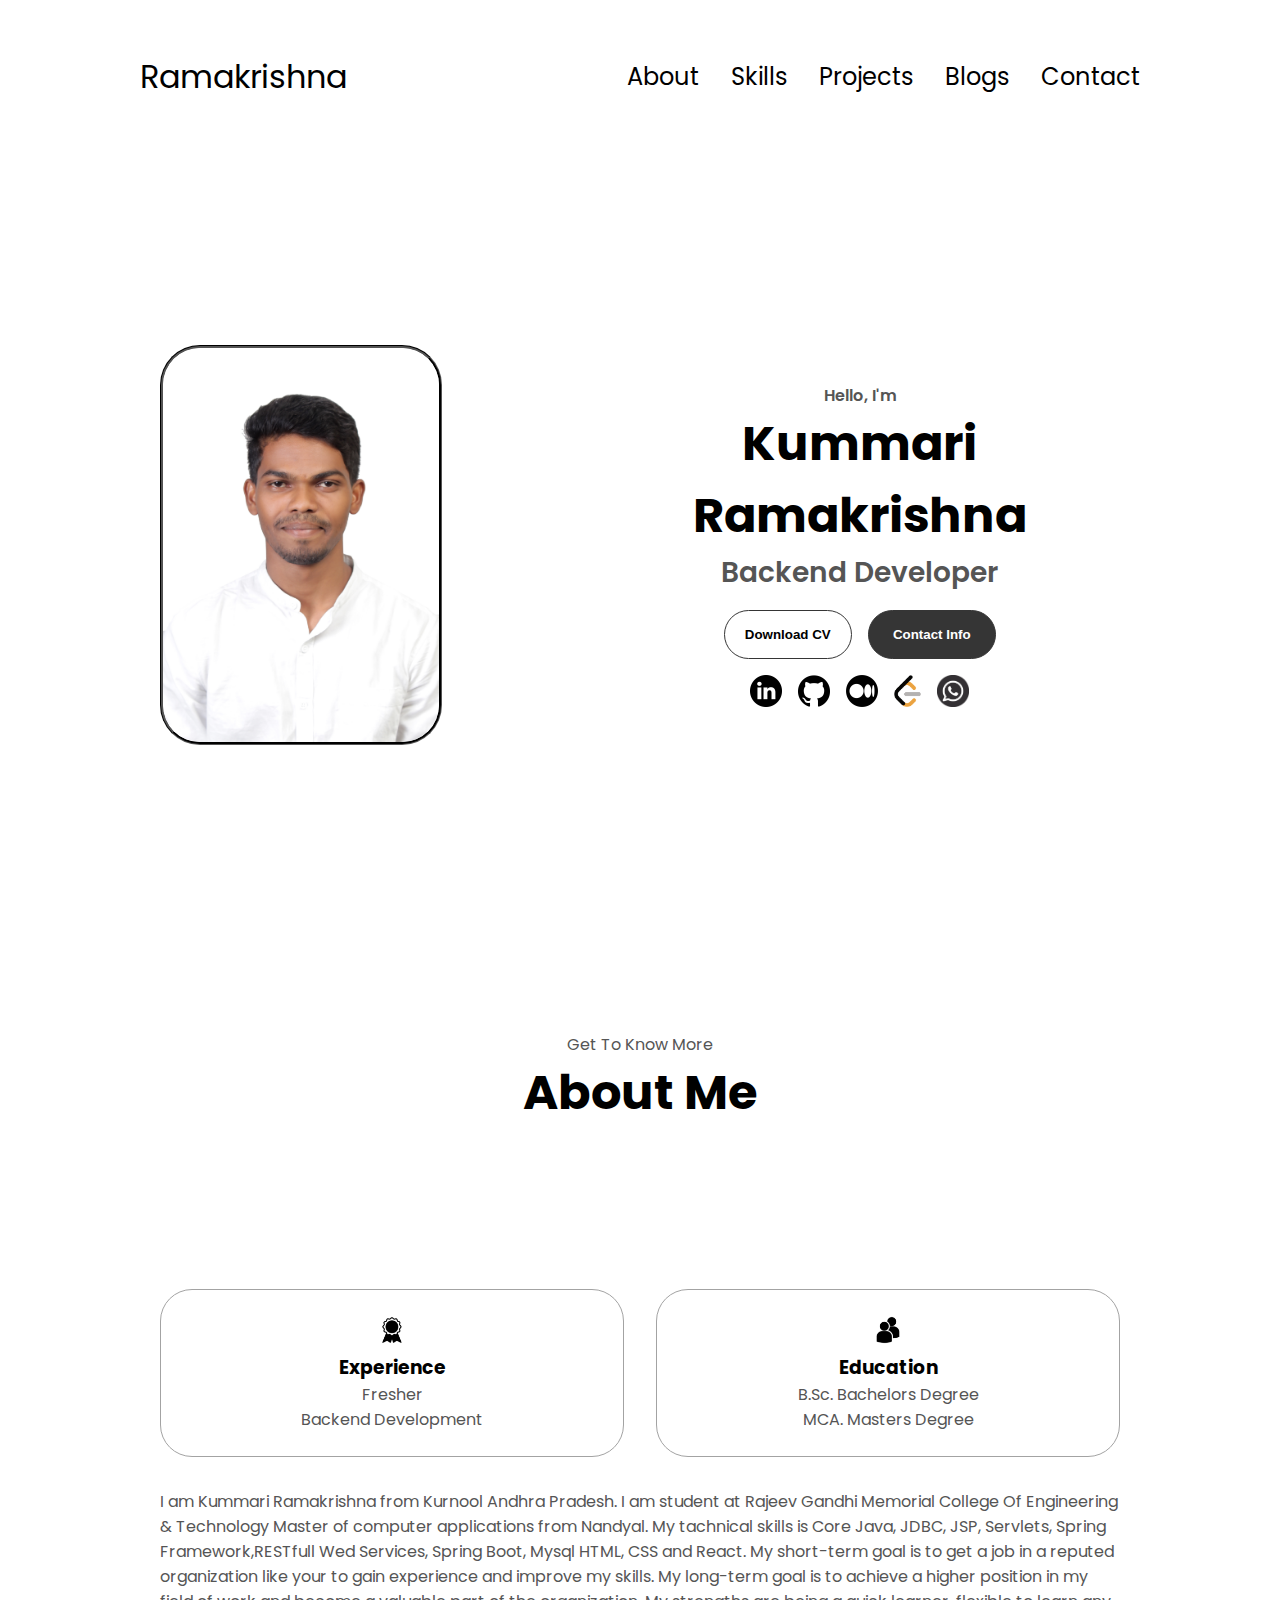
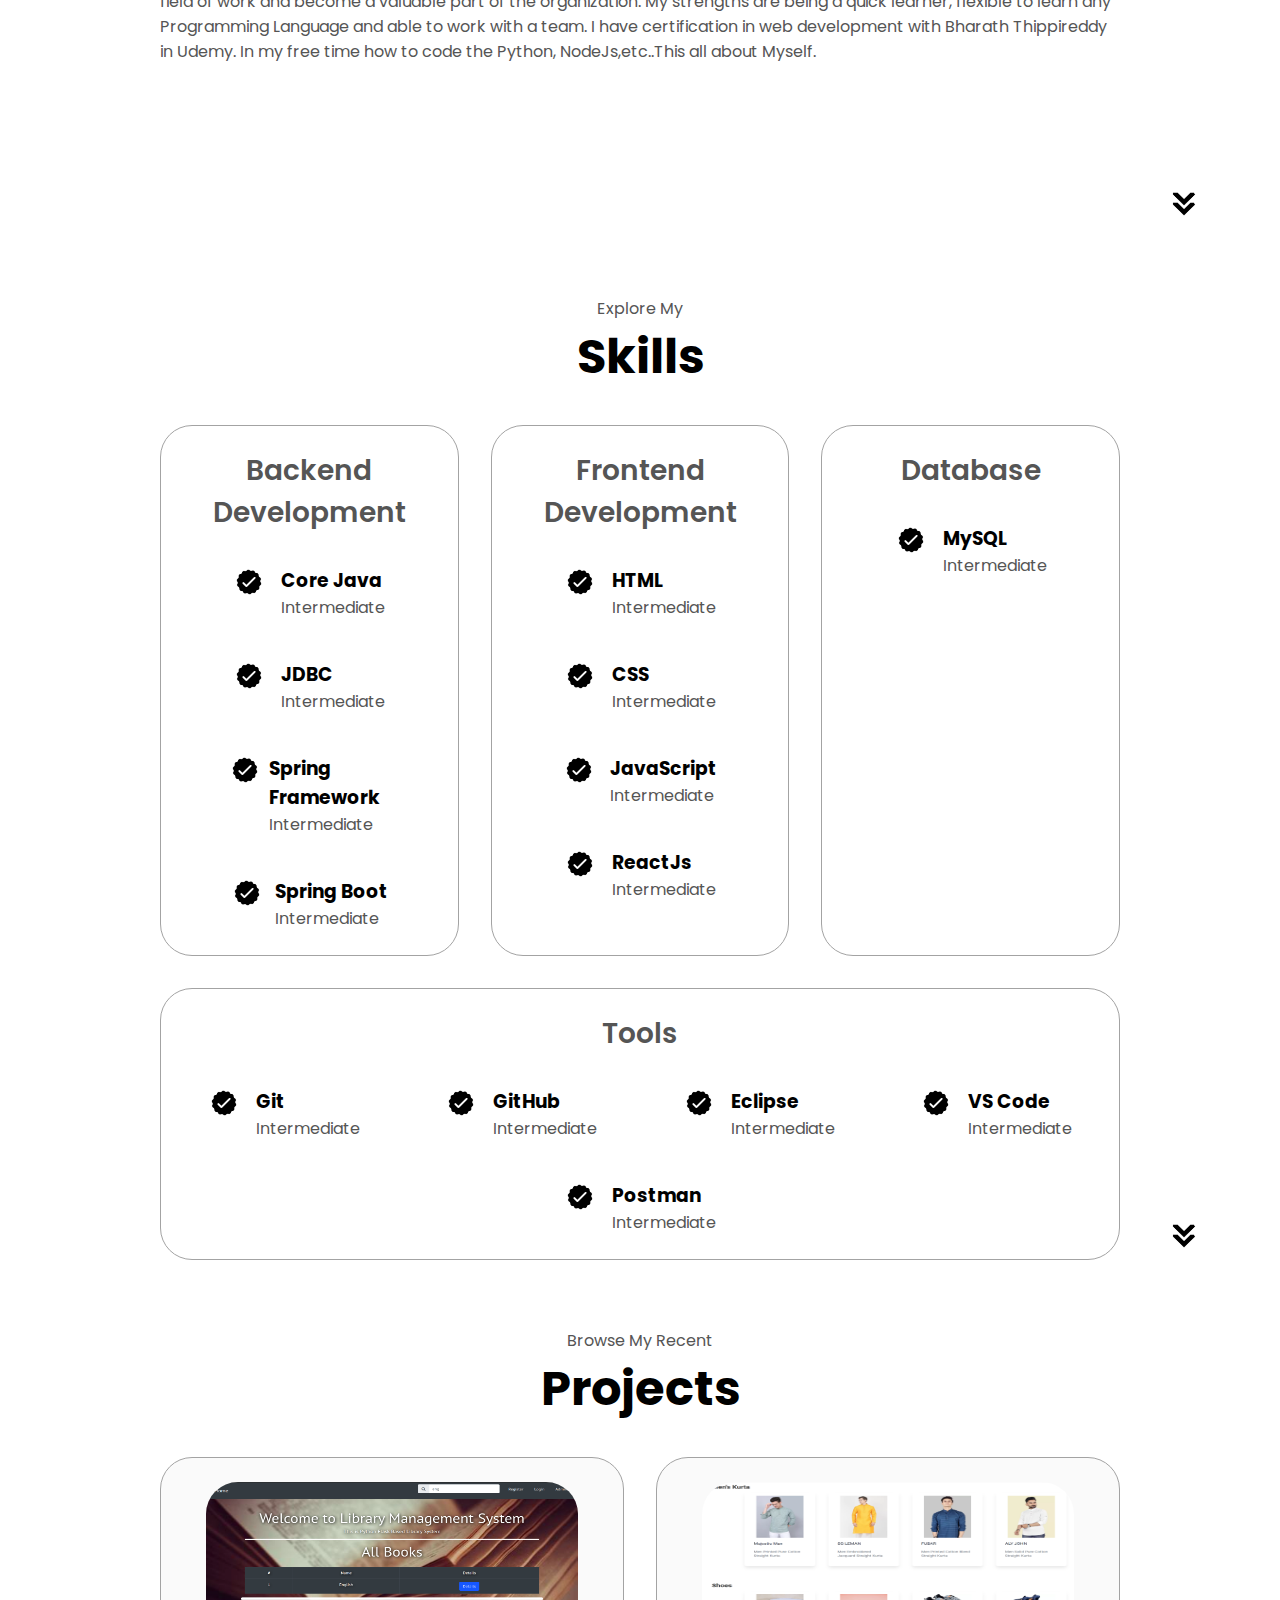
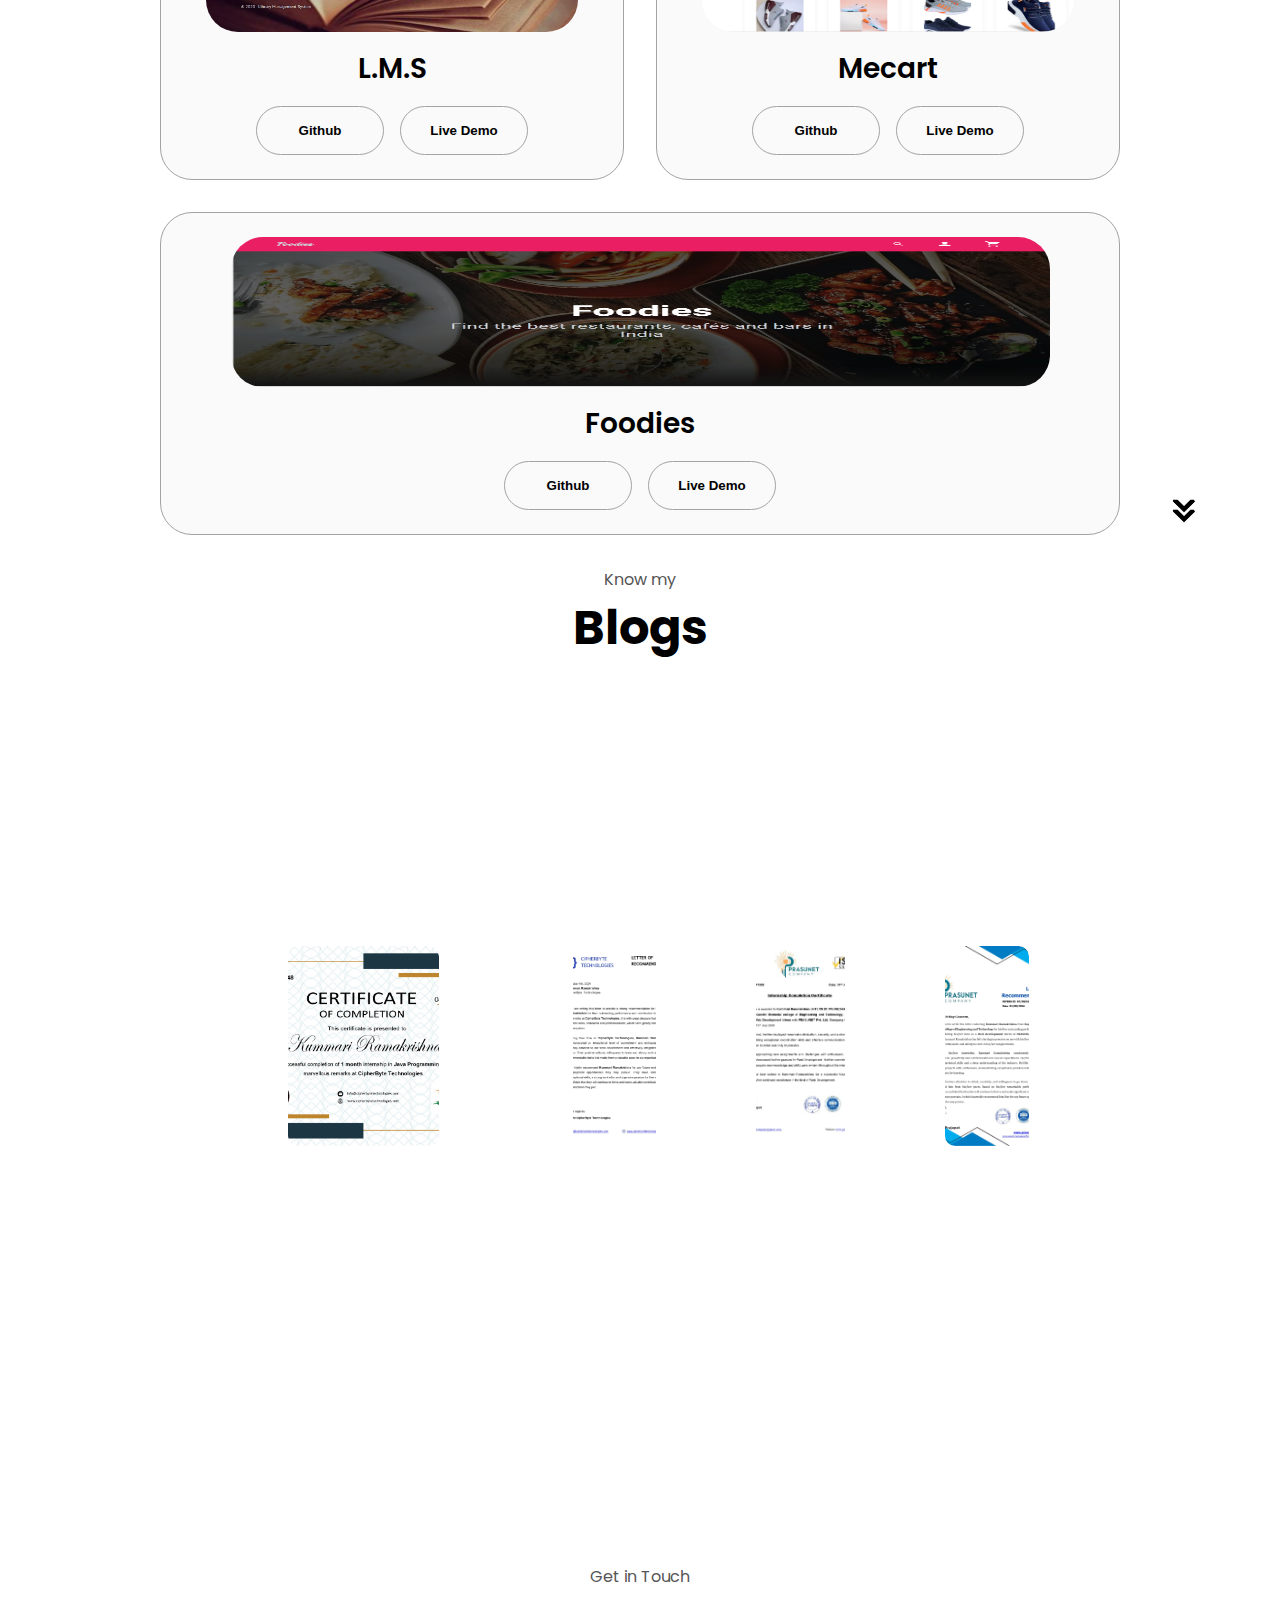
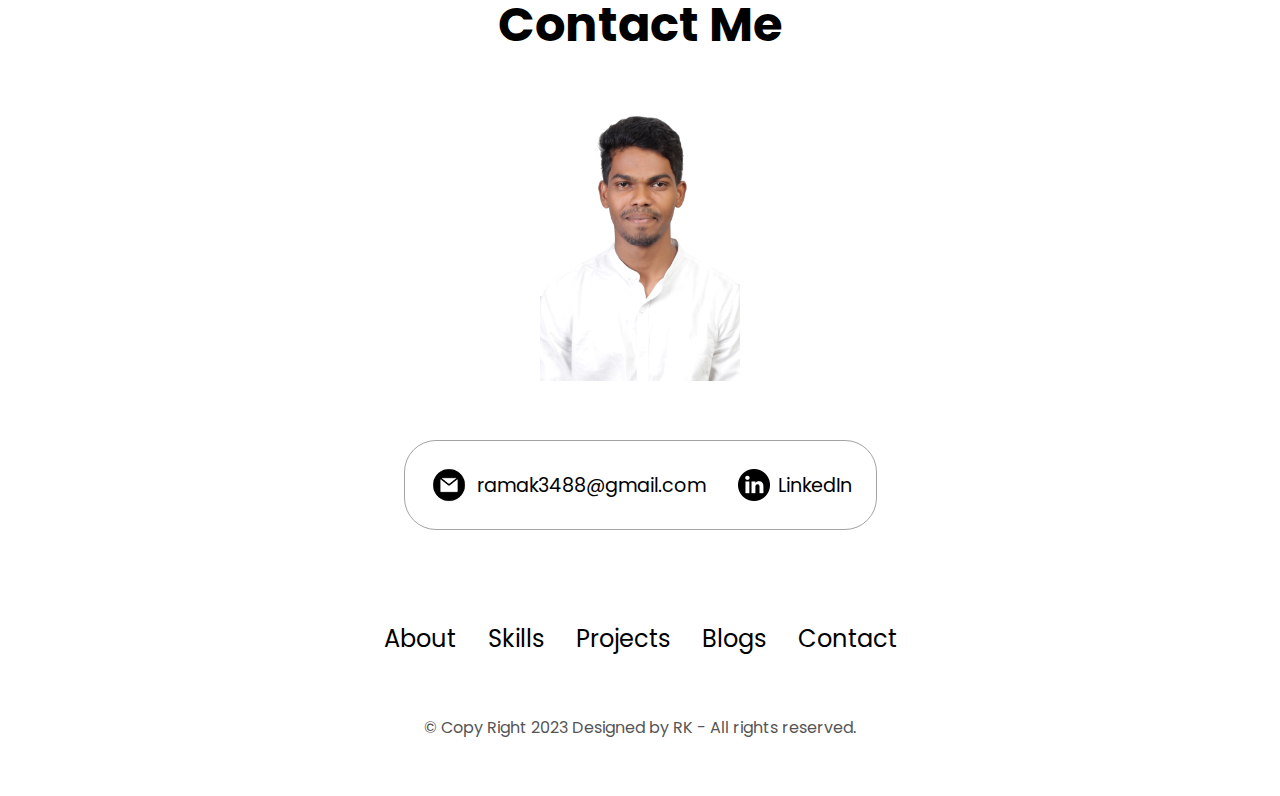
<file: index.html>
<!DOCTYPE html>
<html lang="en">
  <head>
    <meta charset="UTF-8" />
    <meta http-equiv="X-UA-Compatible" content="IE=edge" />
    <meta name="viewport" content="width=device-width, initial-scale=1.0" />
    <meta name="author" content="Ramakrishna" />
    <meta name="description" content="Ramakrishna's Portfolio" />
    <meta name="keywords" content="Ramakrishna, Portfolio, Backend Developer" />
    <title>RK Portfolio</title>
    <link rel="stylesheet" href="style.css" />
    <link rel="stylesheet" href="mediaqueries.css" />
  </head>
  <body>
    <nav id="desktop-nav">
      <div class="logo">Ramakrishna</div>
      <div>
        <ul class="nav-links">
          <li><a href="#about">About</a></li>
          <li><a href="#experience">Skills</a></li>
          <li><a href="#projects">Projects</a></li>
          <li><a href="#blogs">Blogs</a></li>
          <li><a href="#contact">Contact</a></li>
        </ul>
      </div>
    </nav>
    <nav id="hamburger-nav">
      <div class="logo">Ramakrishna</div>
      <div class="hamburger-menu">
        <div class="hamburger-icon" onclick="toggleMenu()">
          <span></span>
          <span></span>
          <span></span>
        </div>
        <div class="menu-links">
          <li><a href="#about" onclick="toggleMenu()">About</a></li>
          <li><a href="#experience" onclick="toggleMenu()">Skills</a></li>
          <li><a href="#projects" onclick="toggleMenu()">Projects</a></li>
          <li><a href="#blogs" onclick="toggleMenu()">Blogs</a></li>
          <li><a href="#contact" onclick="toggleMenu()">Contact</a></li>
        </div>
      </div>
    </nav>
    <section id="profile">
      <div class="section__pic-container">
        <img  class="main-image" src="./assets/IMG_5752.JPG" alt="RK profile picture" />
      </div>
      <div class="section__text">
        <p class="section__text__p1">Hello, I'm</p>
        <h1 class="title">Kummari Ramakrishna</h1>
        <p class="section__text__p2">Backend Developer</p>
        <div class="btn-container">
          <button
            class="btn btn-color-2"
            onclick="window.open('./assets/K_Ramakrishna.pdf')"
          >
            Download CV
          </button>
          <button class="btn btn-color-1" onclick="location.href='./#contact'">
            Contact Info
          </button>
        </div>
        <div id="socials-container">
          <img
            src="./assets/linkedin.png"
            alt="My LinkedIn profile"
            class="icon"
            onclick="location.href='https://www.linkedin.com/in/k-ramakrishna-a9a9811ab/'"
          />
          <img
            src="./assets/github.png"
            alt="My Github profile"
            class="icon"
            onclick="location.href='https://github.com/RAMAKRISHNA3488'"
          />
          <img
          src="./assets/Medium.png"
          alt="Medium profile"
          class="icon"
          onclick="location.href='https://ramakrishna-01.medium.com'"
        />
        <img
        src="./assets/LeetCode.png"
        alt="Leetcode profile"
        class="icon"
        onclick="location.href='https://leetcode.com/u/Ram3488/'"
      />
      <img
      src="./assets/whatsapp.png"
      alt="Whatsapp profile"
      class="icon"
      onclick="location.href='https://wa.me/+919949920219?text=Hello%20Ram,%20I%20am'"
    />
        </div>
      </div>
    </section>
    <section id="about">
      <p class="section__text__p1">Get To Know More</p>
      <h1 class="title">About Me</h1>
      <div class="section-container">
        <!-- <div class="section__pic-container">
          <img
            src="./assets/IMG_5752.JPG"
            alt="Profile picture"
            class="about-pic"
          />
        </div> -->
        <div class="about-details-container">
          <div class="about-containers">
            <div class="details-container">
              <img
                src="./assets/experience.png"
                alt="Experience icon"
                class="icon"
              />
              <h3>Experience</h3>
              <p>Fresher <br />Backend Development</p>
            </div>
            <div class="details-container">
              <img
                src="./assets/education.png"
                alt="Education icon"
                class="icon"
              />
              <h3>Education</h3>
              <p>B.Sc. Bachelors Degree<br />MCA. Masters Degree</p>
            </div>
          </div>
          <div class="text-container">
            <p>
              I am Kummari Ramakrishna from Kurnool Andhra Pradesh. 
              I am student at Rajeev Gandhi Memorial
              College Of Engineering & Technology Master of computer applications from Nandyal. 
              My tachnical skills is Core Java, JDBC, JSP, Servlets, Spring Framework,RESTfull Wed Services, Spring Boot, Mysql HTML, CSS and React.
               My short-term goal is to get a job in a reputed organization like your to gain experience and improve my skills. 
               My long-term goal is to achieve a higher position in my field of work and become a valuable part of the organization.
                My strengths are being a quick learner, flexible to learn any Programming Language and able to work with a team.
                 I have certification in web development with Bharath Thippireddy in Udemy. In my free time how to code the Python, NodeJs,etc..This all about Myself.
            </p>
          </div>
        </div>
      </div>
      <img
        src="./assets/arrow.png"
        alt="Arrow icon"
        class="icon arrow"
        onclick="location.href='./#experience'"
      />
    </section>
    <section id="experience">
      <p class="section__text__p1">Explore My</p>
      <h1 class="title">Skills</h1>
      <div class="experience-details-container">
        <div class="about-containers">
          <div class="details-container">
            <h2 class="experience-sub-title">Backend Development</h2>
            <div class="article-container">
              <article>
                <img
                  src="./assets/checkmark.png"
                  alt="Experience icon"
                  class="icon"
                />
                <div>
                  <h3>Core Java</h3>
                  <p>Intermediate</p>
                </div>
              </article>
              <article>
                <img
                  src="./assets/checkmark.png"
                  alt="Experience icon"
                  class="icon"
                />
                <div>
                  <h3>JDBC</h3>
                  <p>Intermediate</p>
                </div>
              </article>
              <article>
                <img
                  src="./assets/checkmark.png"
                  alt="Experience icon"
                  class="icon"
                />
                <div>
                  <h3>Spring Framework</h3>
                  <p>Intermediate</p>
                </div>
              </article>
              <article>
                <img
                  src="./assets/checkmark.png"
                  alt="Experience icon"
                  class="icon"
                />
                <div>
                  <h3>Spring Boot</h3>
                  <p>Intermediate</p>
                </div>
              </article>
              
            </div>
          </div>
          <div class="details-container">
            <h2 class="experience-sub-title">Frontend Development</h2>
            <div class="article-container">
              <article>
                <img
                  src="./assets/checkmark.png"
                  alt="Experience icon"
                  class="icon"
                />
                <div>
                  <h3>HTML</h3>
                  <p>Intermediate</p>
                </div>
              </article>
              <article>
                <img
                  src="./assets/checkmark.png"
                  alt="Experience icon"
                  class="icon"
                />
                <div>
                  <h3>CSS</h3>
                  <p>Intermediate</p>
                </div>
              </article>
              <article>
                <img
                  src="./assets/checkmark.png"
                  alt="Experience icon"
                  class="icon"
                />
                <div>
                  <h3>JavaScript</h3>
                  <p>Intermediate</p>
                </div>
              </article>
              <article>
                <img
                  src="./assets/checkmark.png"
                  alt="Experience icon"
                  class="icon"
                />
                <div>
                  <h3>ReactJs</h3>
                  <p>Intermediate</p>
                </div>
              </article>
            </div>
          </div>
          <div class="details-container">
            <h2 class="experience-sub-title">Database</h2>
            <div class="article-container">
              <article>
                <img
                  src="./assets/checkmark.png"
                  alt="Experience icon"
                  class="icon"
                />
                <div>
                  <h3>MySQL</h3>
                  <p>Intermediate</p>
                </div>
              </article>

            </div>
          </div>
          <div class="details-container">
            <h2 class="experience-sub-title">Tools</h2>
            <div class="article-container">
              <article>
                <img
                  src="./assets/checkmark.png"
                  alt="Experience icon"
                  class="icon"
                />
                <div>
                  <h3>Git</h3>
                  <p>Intermediate</p>
                </div>
              </article>
              <article>
                <img
                  src="./assets/checkmark.png"
                  alt="Experience icon"
                  class="icon"
                />
                <div>
                  <h3>GitHub</h3>
                  <p>Intermediate</p>
                </div>
              </article>
              <article>
                <img
                  src="./assets/checkmark.png"
                  alt="Experience icon"
                  class="icon"
                />
                <div>
                  <h3>Eclipse</h3>
                  <p>Intermediate</p>
                </div>
              </article>
              <article>
                <img
                  src="./assets/checkmark.png"
                  alt="Experience icon"
                  class="icon"
                />
                <div>
                  <h3>VS Code</h3>
                  <p>Intermediate</p>
                </div>
              </article>
              <article>
                <img
                  src="./assets/checkmark.png"
                  alt="Experience icon"
                  class="icon"
                />
                <div>
                  <h3>Postman</h3>
                  <p>Intermediate</p>
                </div>
              </article>
            </div>
          </div>
        </div>
      </div>
      <img
        src="./assets/arrow.png"
        alt="Arrow icon"
        class="icon arrow"
        onclick="location.href='./#projects'"
      />
    </section>
    <section id="projects">
      <p class="section__text__p1">Browse My Recent</p>
      <h1 class="title">Projects</h1>
      <div class="experience-details-container">
        <div class="about-containers">
          <div class="details-container color-container">
            <div class="article-container">
              <img
                src="assets/library.png"
                alt="Project 1"
                class="project-img"
              />
            </div>
            <h2 class="experience-sub-title project-title">L.M.S</h2>
            <div class="btn-container">
              <button
                class="btn btn-color-2 project-btn"
                onclick="location.href='#'"
              >
                Github
              </button>
              <button
                class="btn btn-color-2 project-btn"
                onclick="location.href='LibraryLiveDemo.html'"
              >
                Live Demo
              </button>
            </div>
          </div>
          <div class="details-container color-container">
            <div class="article-container">
              <img
                src="./livedemo-mecart-pics/Main Mecart.png"
                alt="Project 2"
                class="project-img"
              />
            </div>
            <h2 class="experience-sub-title project-title">Mecart</h2>
            <div class="btn-container">
              <button
                class="btn btn-color-2 project-btn"
                onclick="location.href='#'"
              >
                Github
              </button>
              <button
                class="btn btn-color-2 project-btn"
                onclick="location.href='MecartLiveDemo.html'"
              >
                Live Demo
              </button>
            </div>
          </div>
          <div class="details-container color-container">
            <div class="article-container">
              <img
                src="./Foodies/Foodies-Main.png"
                alt="Project 3"
                class="project-img"
              />
            </div>
            <h2 class="experience-sub-title project-title">Foodies</h2>
            <div class="btn-container">
              <button
                class="btn btn-color-2 project-btn"
                onclick="location.href='#'"
              >
                Github
              </button>
              <button
                class="btn btn-color-2 project-btn"
                onclick="location.href='FoodiesLiveDemo.html'"
              >
                Live Demo
              </button>
            </div>
          </div>
        </div>
      </div>
      <img
        src="./assets/arrow.png"
        alt="Arrow icon"
        class="icon arrow"
        onclick="location.href='./#contact'"
      />
    </section>
    <p class="section__text__p1">Know my </p>
      <h1 class="title">Blogs</h1>
    <section class="main-blog" id="blogs">
      <div class="blogs">
        <div class="blog">
          <img src="./assets/Blogs/CiperByteCom.jpg" alt="CiperByte">
          <div class="content">
            <h1>Java Programming Intern</h1>
            <h2>CipherByte Technologies</h2>
            <p>Sep-2024 to Oct-2024</p>
            <p>-Internship Completion Certificate</p>
          </div>
        </div>
      </div>

      <div class="blogs">
        <div class="blog">
          <img src="./assets/Blogs/CiperByteRe.jpg" alt="">
          <div class="content">
            <h1>Web Development Intern</h1>
            <h2>Prasunet Company Private Limited</h2>
            <p>June-2024 to July-2024</p>
            <p>-Letter of Recommendation(LoR)</p>
          </div>
        </div>
      </div>

      <div class="blogs">
        <div class="blog">
          <img src="./assets/Blogs/Completions-Certificate.jpg" alt="">
          <div class="content">
            <h1>Web Development Intern</h1>
            <h2>Prasunet Company Private Limited</h2>
            <p>June-2024 to July-2024</p>
            <p>-Internship Completion Certificate</p>
          </div>
        </div>
      </div>

      <div class="blogs">
        <div class="blog">
          <img src="./assets/Blogs/Letter-of-Recommendation.jpg" alt="">
          <div class="content">
            <h1>Web Development Intern</h1>
            <h2>Prasunet Company Private Limited</h2>
            <p>June-2024 to July-2024</p>
            <p>-Letter of Recommendation(LoR)</p>
          </div>
        </div>
      </div>
      <img
      src="./assets/arrow.png"
      alt="Arrow icon"
      class="icon arrow"
      onclick="location.href='./#projects'"
    />
    </section>
    <section id="contact">
      <p class="section__text__p1">Get in Touch</p>
      <h1 class="title">Contact Me</h1>
      <div class="contact-me">
        <img
          src="./assets/IMG_5752.JPG"
          alt="Profile picture"
        />
      </div>
      <div class="contact-info-upper-container">
        
        <div class="contact-info-container">
          <img
            src="./assets/email.png"
            alt="Email icon"
            class="icon contact-icon email-icon"
          />
          <p><a href="mailto:ramak3488@gmail.com">ramak3488@gmail.com</a></p>
        </div>
        <div class="contact-info-container">
          <img
            src="./assets/linkedin.png"
            alt="LinkedIn icon"
            class="icon contact-icon"
          />
          <p><a href="https://www.linkedin.com/in/k-ramakrishna-a9a9811ab/">LinkedIn</a></p>
        </div>
      </div>
    </section>
    <footer>
      <nav>
        <div class="nav-links-container">
          <ul class="nav-links">
            <li><a href="#about">About</a></li>
            <li><a href="#experience">Skills</a></li>
            <li><a href="#projects">Projects</a></li>
            <li><a href="#blogs">Blogs</a></li>
            <li><a href="#contact">Contact</a></li>
          </ul>
        </div>
      </nav>
      <p>&#169; Copy Right 2023 Designed by RK - All rights reserved.</p>
    </footer>
    <script src="script.js"></script>
  </body>
</html>
</file>
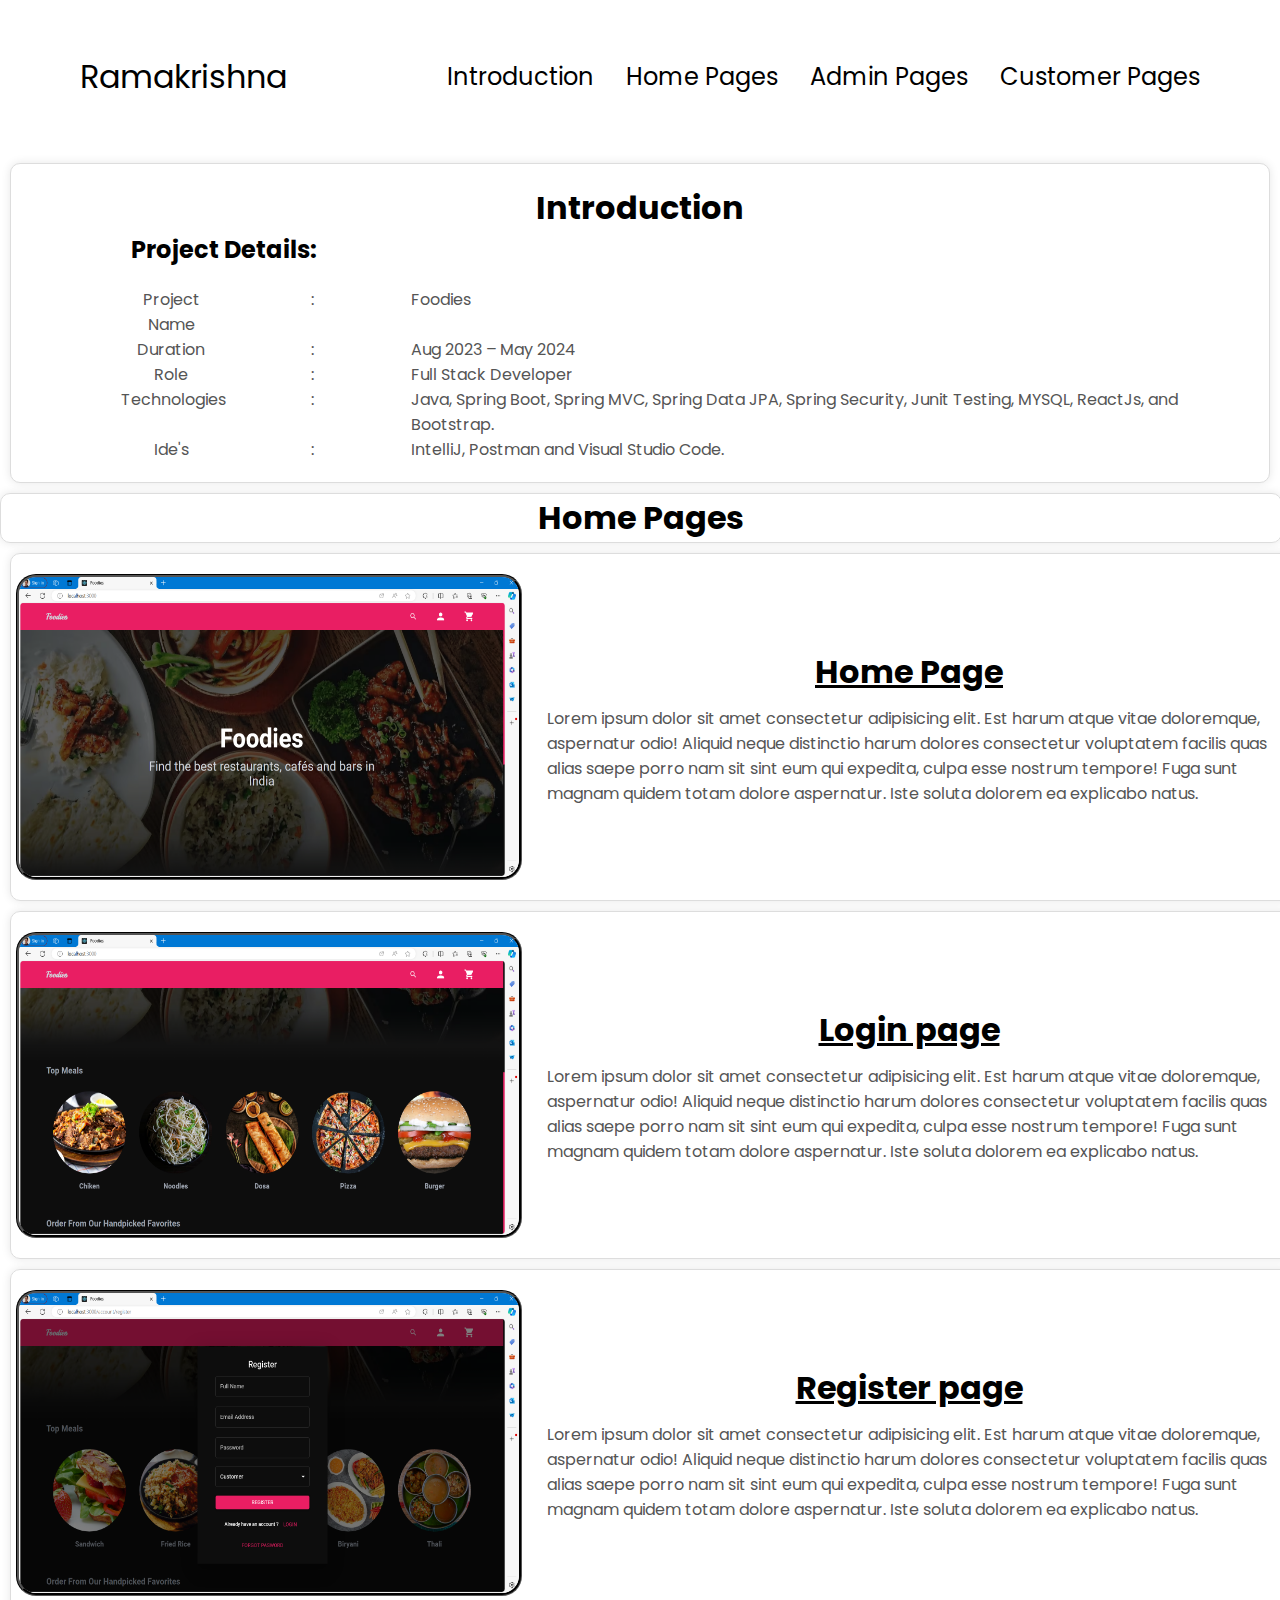
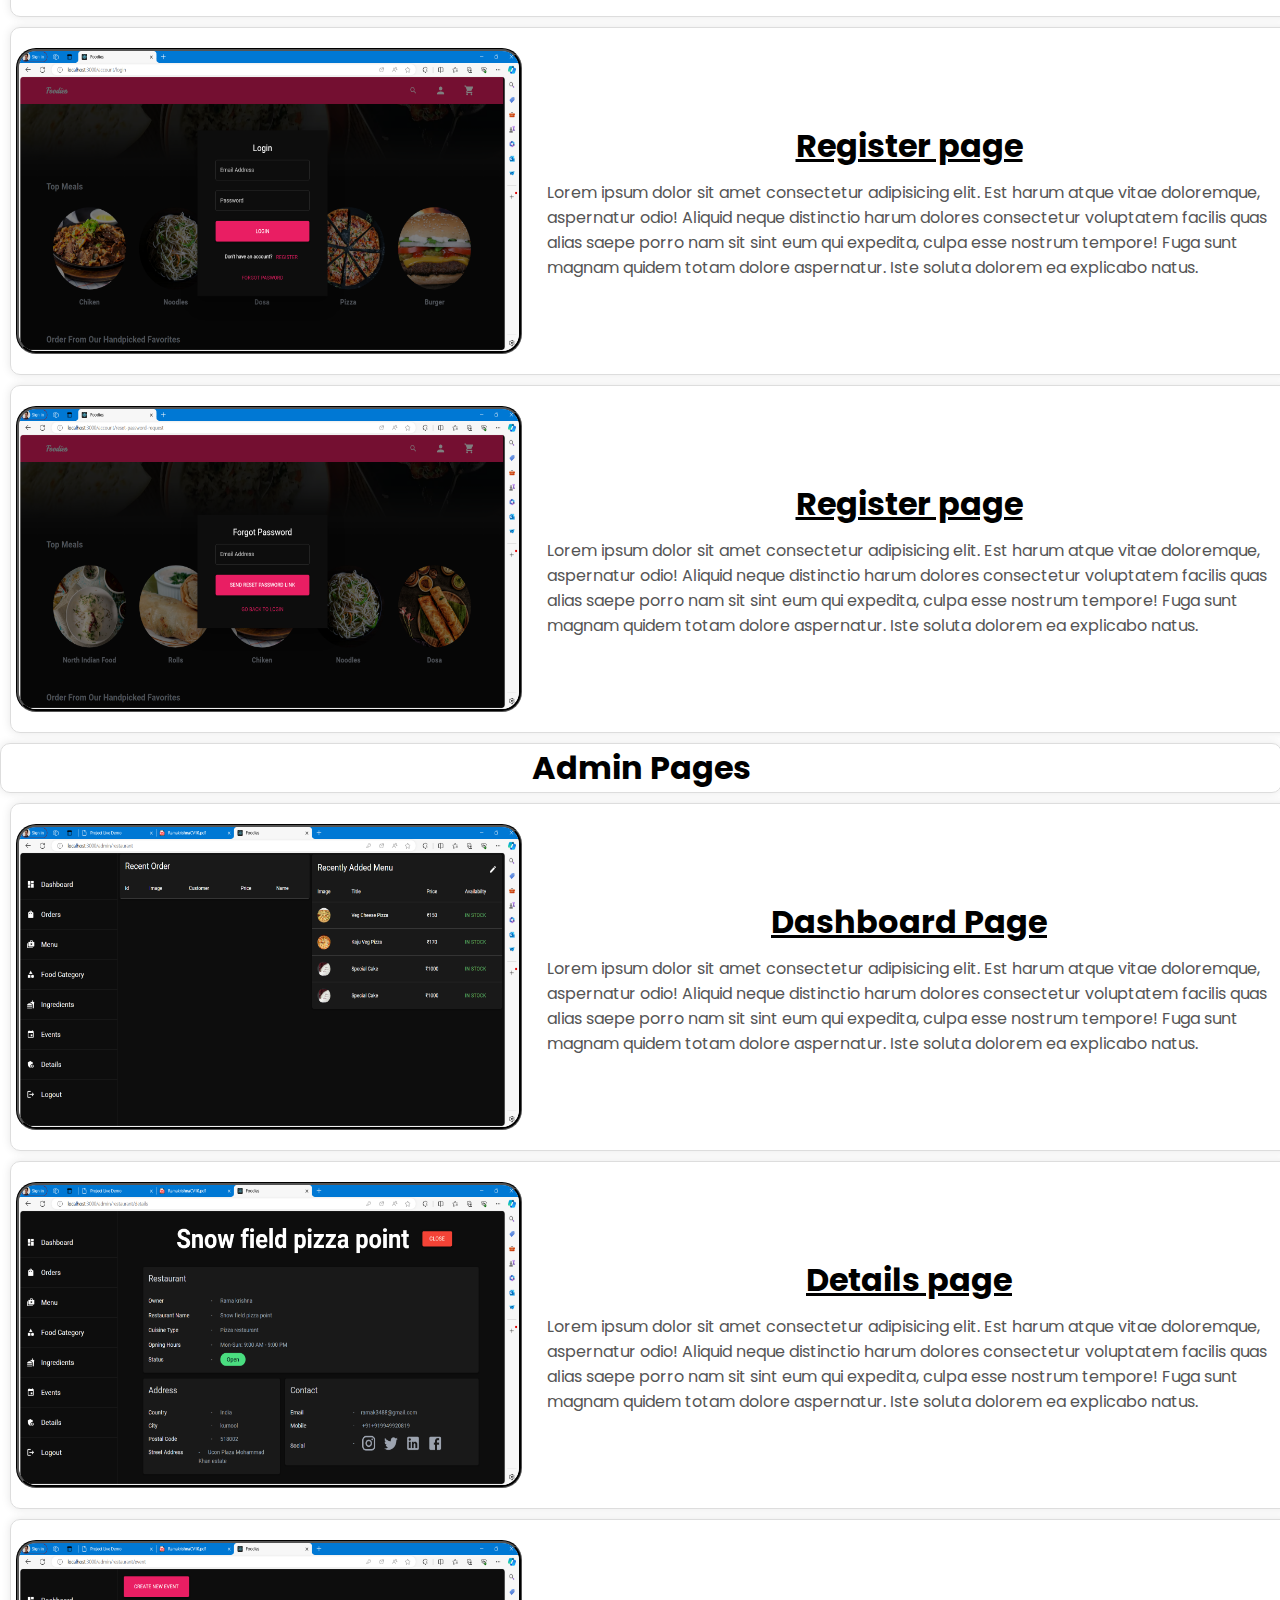
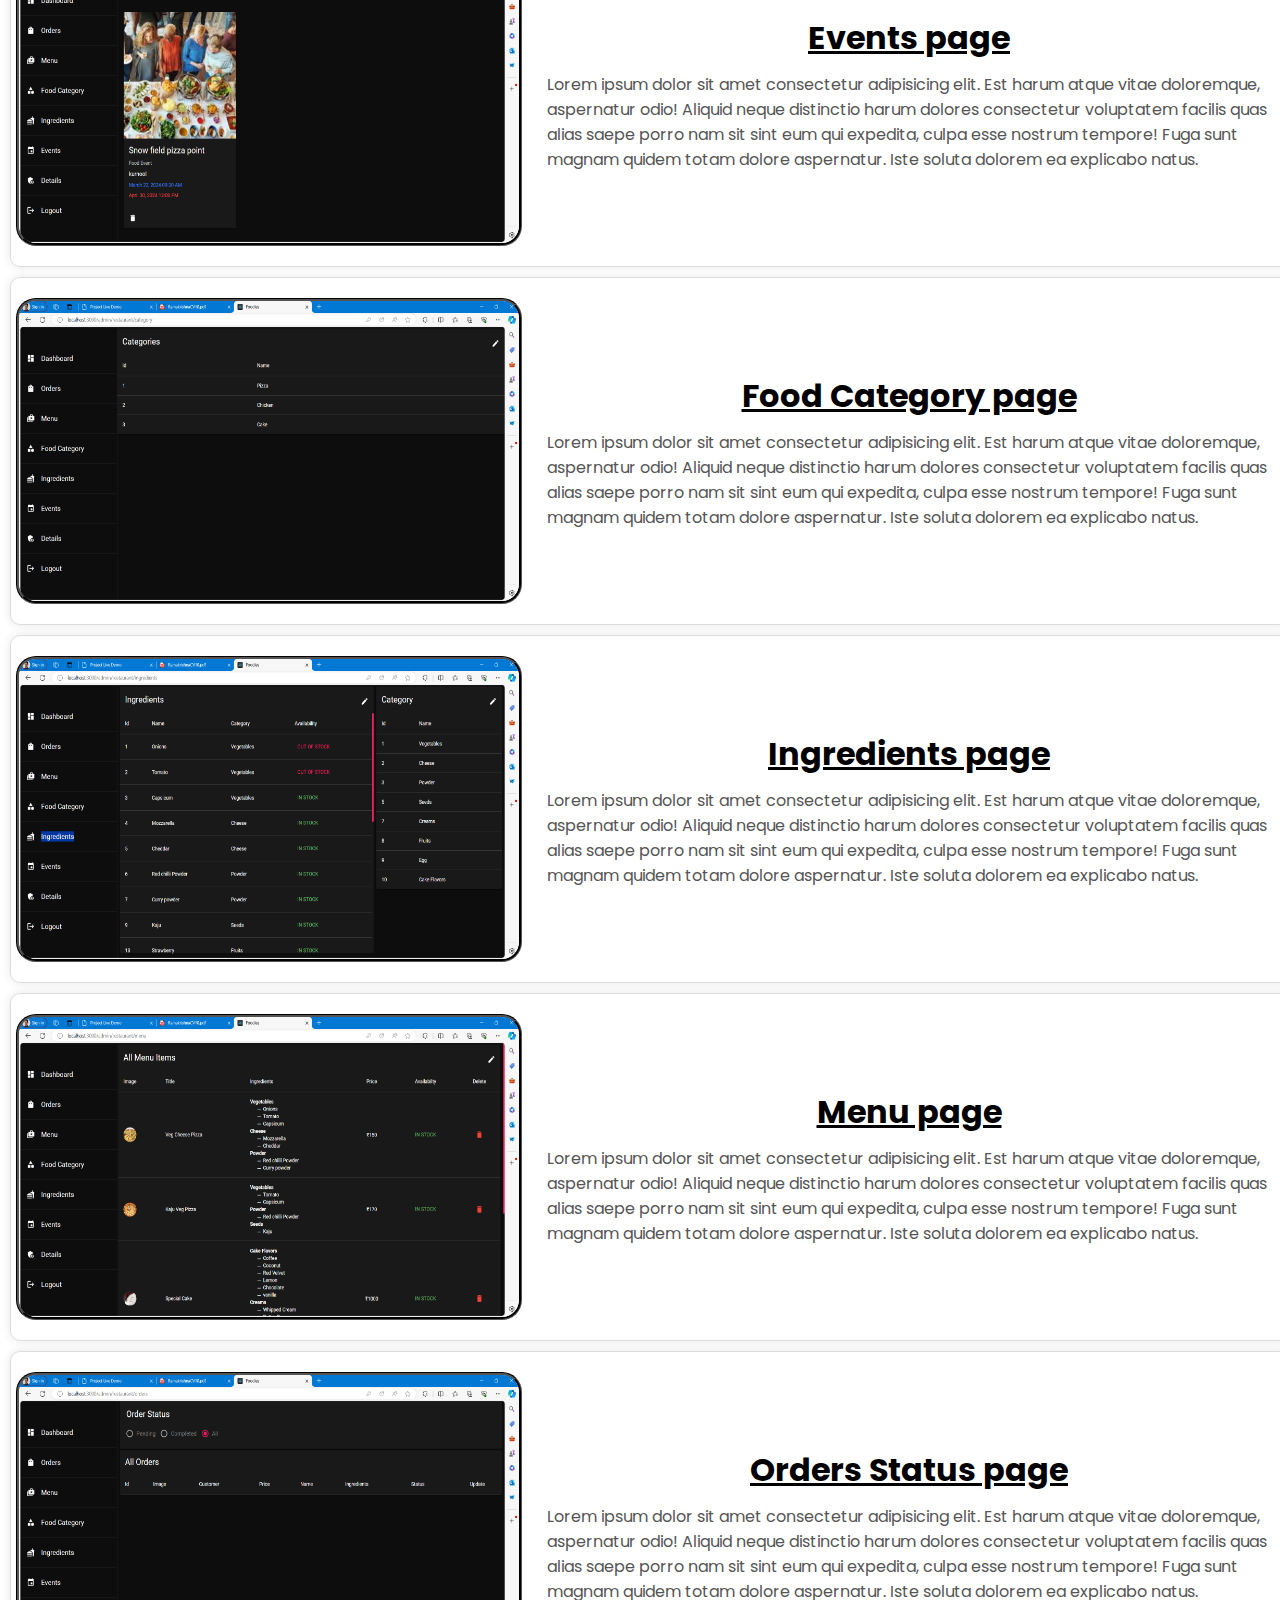
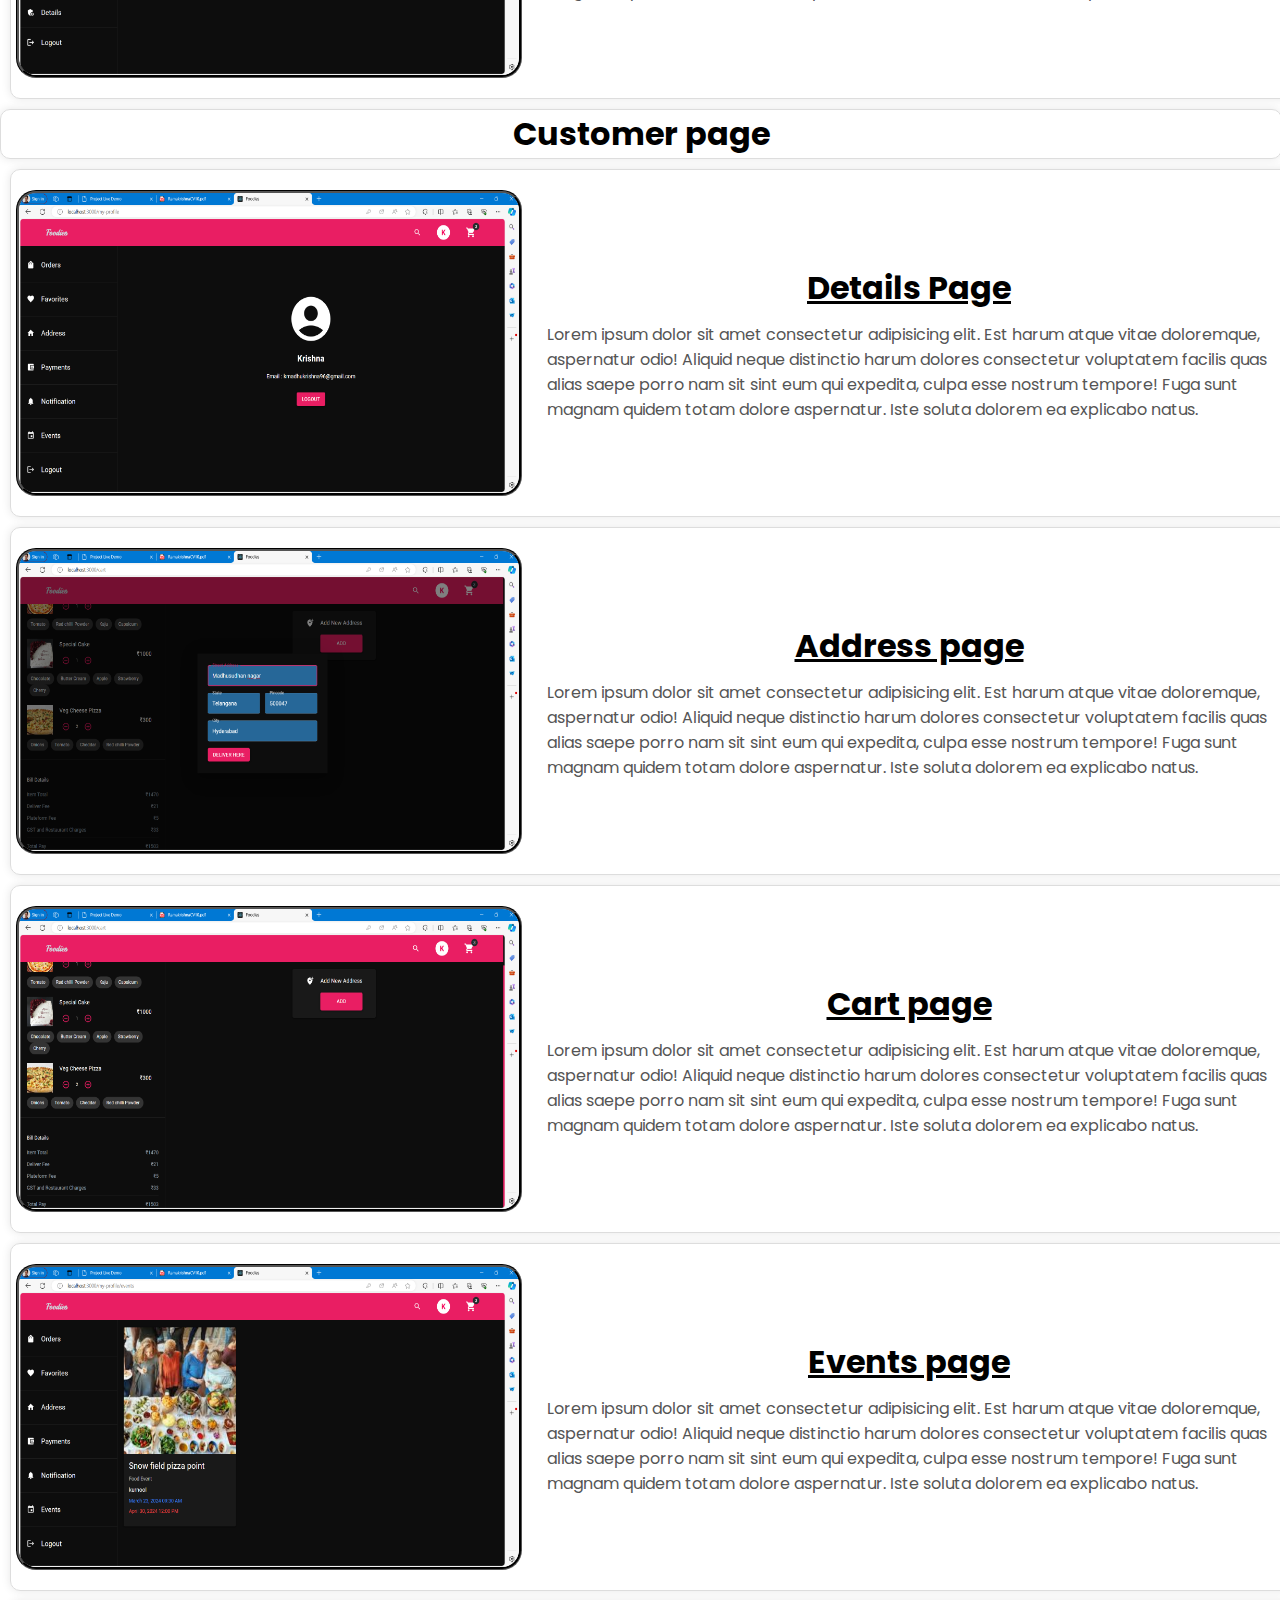
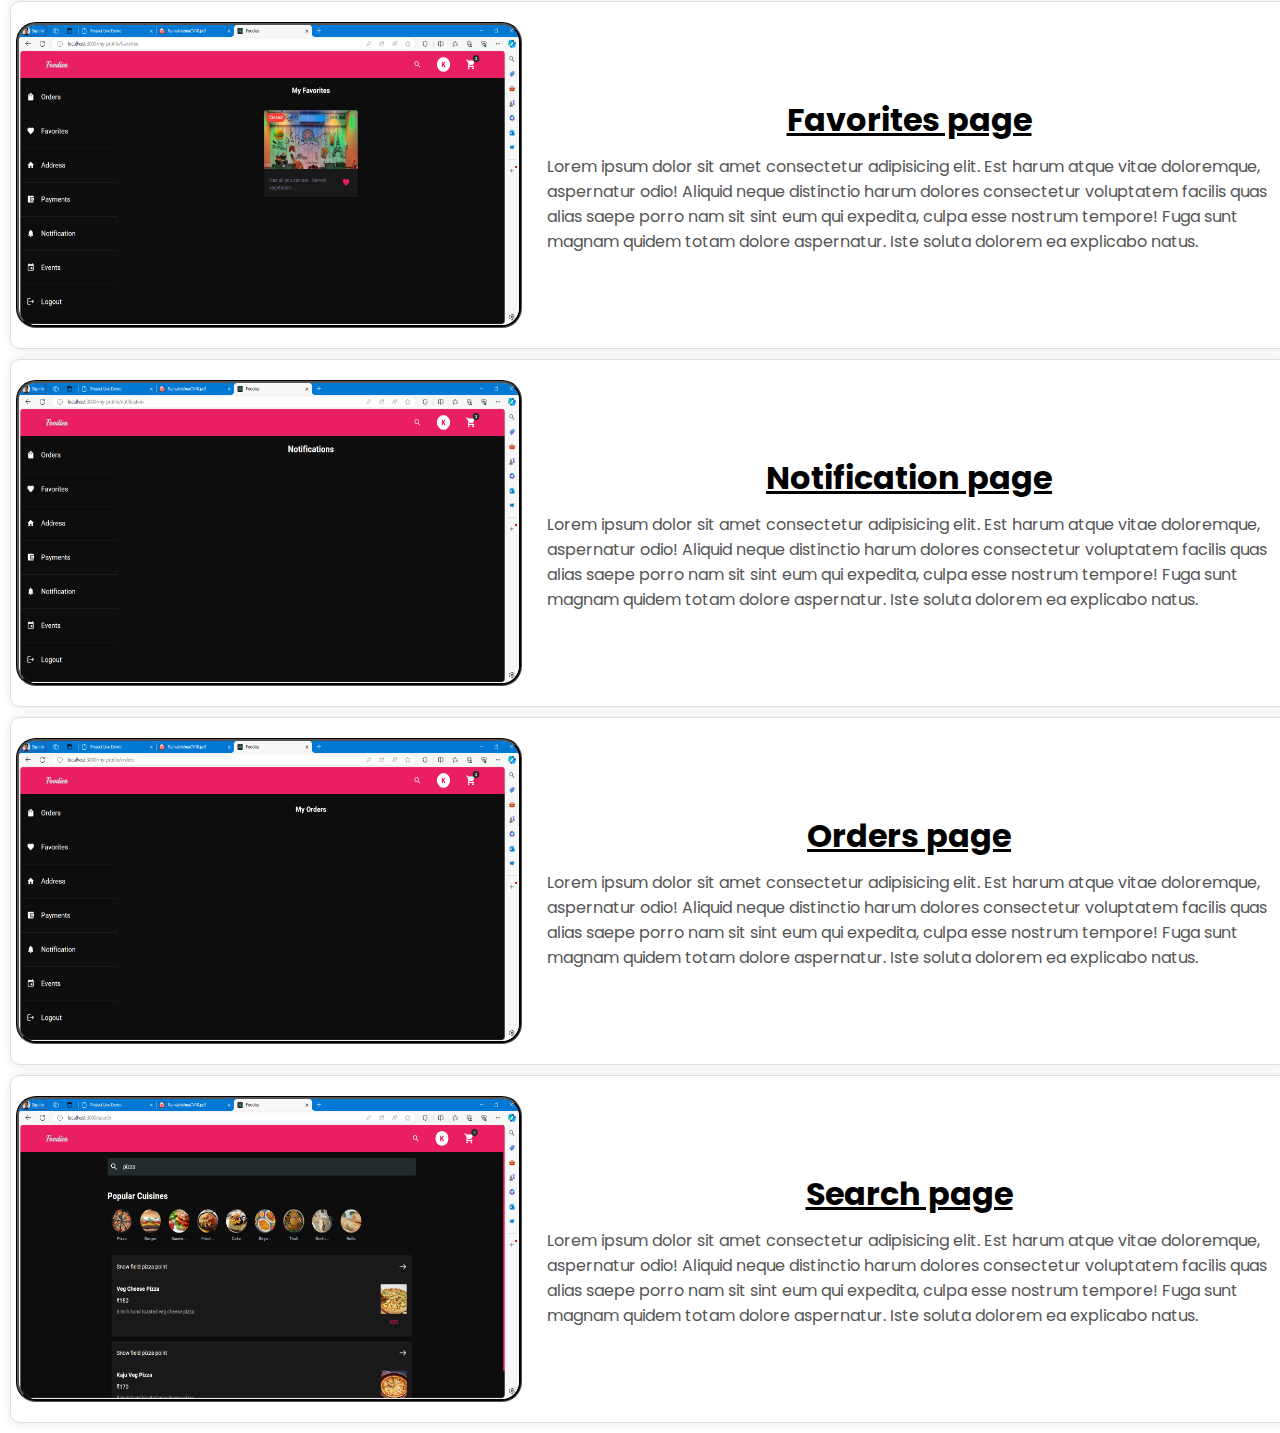
<file: FoodiesLiveDemo.html>
<!DOCTYPE html>
<html lang="en">
<head>
    <meta charset="UTF-8">
    <meta name="viewport" content="width=device-width, initial-scale=1.0">
    <title>Foodies Project Live Demo</title>
    <link rel="stylesheet" href="liveDemo.css" />
    <link rel="stylesheet" href="mecartMediaqueries.css" />
    <link rel="stylesheet" href="mediaqueries.css"/>
</head>
<body>
  <nav id="desktop-nav">
    <div class="logo">Ramakrishna</div>
    <div>
      <ul class="nav-links">
        <li><a href="#about">Introduction</a></li>
        <li><a href="#experience">Home Pages</a></li>
        <li><a href="#projects">Admin Pages</a></li>
        <li><a href="#contact">Customer Pages</a></li>
      </ul>
    </div>
  </nav>
  <nav id="hamburger-nav">
    <div class="logo">Ramakrishna</div>
    <div class="hamburger-menu">
      <div class="hamburger-icon" onclick="toggleMenu()">
        <span></span>
        <span></span>
        <span></span>
      </div>
      <div class="menu-links">
        <li><a href="#about" onclick="toggleMenu()">Introduction</a></li>
        <li><a href="#experience" onclick="toggleMenu()">Home Pages</a></li>
        <li><a href="#projects" onclick="toggleMenu()">Admin Pages</a></li>
        <li><a href="#contact" onclick="toggleMenu()">Customer Pages</a></li>
      </div>
    </div>
  </nav>
      <div id="about" class="introduction">
        <div class="introduction-1">
          <h1 > Introduction </h1>
          <h2>Project Details: </h2>
        </div>
      
        <div class="details">
          <div class="details-row">
            <p class="label">Project Name</p>
            <p class="colon">:</p>
            <p class="value">Foodies </p>
          </div>
          <div class="details-row">
            <p class="label">Duration</p>
            <p class="colon">:</p>
            <p class="value">Aug 2023 – May 2024  </p>
          </div>
          <div class="details-row">
            <p class="label">Role</p>
            <p class="colon">:</p>
            <p class="value">Full Stack Developer </p>
          </div>
          <div class="details-row">
            <p class="label">Technologies</p>
            <p class="colon">:</p>
            <p class="value">Java, Spring Boot, Spring MVC, Spring Data JPA,  
              Spring Security, Junit Testing, MYSQL, ReactJs, and Bootstrap. </p>
          </div>
          <div class="details-row">
            <p class="label">Ide's</p>
            <p class="colon">:</p>
            <p class="value"> IntelliJ, Postman and Visual Studio Code.</p>
          </div>
        </div>
      </div>
      <section id="experience" class="home-page-section">
        <div class="home-page">
          <h1>Home Pages</h1>
        </div>
      <div class="container">
        <img src="./Foodies/Homepage-1.png" alt="Home Page" >
        <div class="info">
          <h1>Home Page</h1>
          <p>Lorem ipsum dolor sit amet consectetur adipisicing elit. Est harum atque vitae doloremque, aspernatur odio! Aliquid neque distinctio harum dolores consectetur voluptatem facilis quas alias saepe porro nam sit sint eum qui expedita, culpa esse nostrum tempore! Fuga sunt magnam quidem totam dolore aspernatur. Iste soluta dolorem ea explicabo natus.</p>
        </div>
      </div>

      <div class="container">
        <img src="./Foodies/Homepage-2.png" alt="Home Page" >
        <div class="info">
          <h1>Login page</h1>
          <p>Lorem ipsum dolor sit amet consectetur adipisicing elit. Est harum atque vitae doloremque, aspernatur odio! Aliquid neque distinctio harum dolores consectetur voluptatem facilis quas alias saepe porro nam sit sint eum qui expedita, culpa esse nostrum tempore! Fuga sunt magnam quidem totam dolore aspernatur. Iste soluta dolorem ea explicabo natus.</p>
        </div>
      </div>
      <div class="container">
        <img src="./Foodies/Register.png" alt="Register Page" >
        <div class="info">
          <h1>Register page</h1>
          <p>Lorem ipsum dolor sit amet consectetur adipisicing elit. Est harum atque vitae doloremque, aspernatur odio! Aliquid neque distinctio harum dolores consectetur voluptatem facilis quas alias saepe porro nam sit sint eum qui expedita, culpa esse nostrum tempore! Fuga sunt magnam quidem totam dolore aspernatur. Iste soluta dolorem ea explicabo natus.</p>
        </div>
      </div>

      <div class="container">
        <img src="./Foodies/Login.png" alt="Login Page" >
        <div class="info">
          <h1>Register page</h1>
          <p>Lorem ipsum dolor sit amet consectetur adipisicing elit. Est harum atque vitae doloremque, aspernatur odio! Aliquid neque distinctio harum dolores consectetur voluptatem facilis quas alias saepe porro nam sit sint eum qui expedita, culpa esse nostrum tempore! Fuga sunt magnam quidem totam dolore aspernatur. Iste soluta dolorem ea explicabo natus.</p>
        </div>
      </div>

      <div class="container">
        <img src="./Foodies/Forgot.png" alt="Forgot Password Page" >
        <div class="info">
          <h1>Register page</h1>
          <p>Lorem ipsum dolor sit amet consectetur adipisicing elit. Est harum atque vitae doloremque, aspernatur odio! Aliquid neque distinctio harum dolores consectetur voluptatem facilis quas alias saepe porro nam sit sint eum qui expedita, culpa esse nostrum tempore! Fuga sunt magnam quidem totam dolore aspernatur. Iste soluta dolorem ea explicabo natus.</p>
        </div>
      </div>
    </section>

    <section id="projects" class="home-page-section">
      <div class="home-page">
        <h1>Admin Pages</h1>
      </div>
    <div class="container">
      <img src="./Foodies/Admin-Dashboard.png" alt="Dashboard Page" >
      <div class="info">
        <h1>Dashboard Page</h1>
        <p>Lorem ipsum dolor sit amet consectetur adipisicing elit. Est harum atque vitae doloremque, aspernatur odio! Aliquid neque distinctio harum dolores consectetur voluptatem facilis quas alias saepe porro nam sit sint eum qui expedita, culpa esse nostrum tempore! Fuga sunt magnam quidem totam dolore aspernatur. Iste soluta dolorem ea explicabo natus.</p>
      </div>
    </div>

    <div class="container">
      <img src="./Foodies/Admin-details.png" alt="Details Page" >
      <div class="info">
        <h1>Details page</h1>
        <p>Lorem ipsum dolor sit amet consectetur adipisicing elit. Est harum atque vitae doloremque, aspernatur odio! Aliquid neque distinctio harum dolores consectetur voluptatem facilis quas alias saepe porro nam sit sint eum qui expedita, culpa esse nostrum tempore! Fuga sunt magnam quidem totam dolore aspernatur. Iste soluta dolorem ea explicabo natus.</p>
      </div>
    </div>
    <div class="container">
      <img src="./Foodies/Admin-events.png" alt="Events Page" >
      <div class="info">
        <h1>Events page</h1>
        <p>Lorem ipsum dolor sit amet consectetur adipisicing elit. Est harum atque vitae doloremque, aspernatur odio! Aliquid neque distinctio harum dolores consectetur voluptatem facilis quas alias saepe porro nam sit sint eum qui expedita, culpa esse nostrum tempore! Fuga sunt magnam quidem totam dolore aspernatur. Iste soluta dolorem ea explicabo natus.</p>
      </div>
    </div>

    <div class="container">
      <img src="./Foodies/Admin-Food Category.png" alt="Food Category Page" >
      <div class="info">
        <h1>Food Category page</h1>
        <p>Lorem ipsum dolor sit amet consectetur adipisicing elit. Est harum atque vitae doloremque, aspernatur odio! Aliquid neque distinctio harum dolores consectetur voluptatem facilis quas alias saepe porro nam sit sint eum qui expedita, culpa esse nostrum tempore! Fuga sunt magnam quidem totam dolore aspernatur. Iste soluta dolorem ea explicabo natus.</p>
      </div>
    </div>

    <div class="container">
      <img src="./Foodies/Admin-Ingredients.png" alt="Ingredients Page" >
      <div class="info">
        <h1>Ingredients page</h1>
        <p>Lorem ipsum dolor sit amet consectetur adipisicing elit. Est harum atque vitae doloremque, aspernatur odio! Aliquid neque distinctio harum dolores consectetur voluptatem facilis quas alias saepe porro nam sit sint eum qui expedita, culpa esse nostrum tempore! Fuga sunt magnam quidem totam dolore aspernatur. Iste soluta dolorem ea explicabo natus.</p>
      </div>
    </div>
    <div class="container">
      <img src="./Foodies/Admin-menu.png" alt="Menu Page" >
      <div class="info">
        <h1>Menu page</h1>
        <p>Lorem ipsum dolor sit amet consectetur adipisicing elit. Est harum atque vitae doloremque, aspernatur odio! Aliquid neque distinctio harum dolores consectetur voluptatem facilis quas alias saepe porro nam sit sint eum qui expedita, culpa esse nostrum tempore! Fuga sunt magnam quidem totam dolore aspernatur. Iste soluta dolorem ea explicabo natus.</p>
      </div>
    </div>

    <div class="container">
      <img src="./Foodies/Admin-orders.png" alt="Orders Page" >
      <div class="info">
        <h1>Orders Status page</h1>
        <p>Lorem ipsum dolor sit amet consectetur adipisicing elit. Est harum atque vitae doloremque, aspernatur odio! Aliquid neque distinctio harum dolores consectetur voluptatem facilis quas alias saepe porro nam sit sint eum qui expedita, culpa esse nostrum tempore! Fuga sunt magnam quidem totam dolore aspernatur. Iste soluta dolorem ea explicabo natus.</p>
      </div>
    </div>
  </section>

  <section id="contact" class="home-page-section">
    <div class="home-page">
      <h1>Customer page</h1>
    </div>
  <div class="container">
    <img src="./Foodies/Customer-details.png" alt="Details Page" >
    <div class="info">
      <h1>Details Page</h1>
      <p>Lorem ipsum dolor sit amet consectetur adipisicing elit. Est harum atque vitae doloremque, aspernatur odio! Aliquid neque distinctio harum dolores consectetur voluptatem facilis quas alias saepe porro nam sit sint eum qui expedita, culpa esse nostrum tempore! Fuga sunt magnam quidem totam dolore aspernatur. Iste soluta dolorem ea explicabo natus.</p>
    </div>
  </div>

  <div class="container">
    <img src="./Foodies/Customer-address.png" alt="Address Page" >
    <div class="info">
      <h1>Address page</h1>
      <p>Lorem ipsum dolor sit amet consectetur adipisicing elit. Est harum atque vitae doloremque, aspernatur odio! Aliquid neque distinctio harum dolores consectetur voluptatem facilis quas alias saepe porro nam sit sint eum qui expedita, culpa esse nostrum tempore! Fuga sunt magnam quidem totam dolore aspernatur. Iste soluta dolorem ea explicabo natus.</p>
    </div>
  </div>

  <div class="container">
    <img src="./Foodies/Customer-cart.png" alt="Cart Page" >
    <div class="info">
      <h1>Cart page</h1>
      <p>Lorem ipsum dolor sit amet consectetur adipisicing elit. Est harum atque vitae doloremque, aspernatur odio! Aliquid neque distinctio harum dolores consectetur voluptatem facilis quas alias saepe porro nam sit sint eum qui expedita, culpa esse nostrum tempore! Fuga sunt magnam quidem totam dolore aspernatur. Iste soluta dolorem ea explicabo natus.</p>
    </div>
  </div>

  <div class="container">
    <img src="./Foodies/Customer-events.png" alt="Events Page" >
    <div class="info">
      <h1>Events page</h1>
      <p>Lorem ipsum dolor sit amet consectetur adipisicing elit. Est harum atque vitae doloremque, aspernatur odio! Aliquid neque distinctio harum dolores consectetur voluptatem facilis quas alias saepe porro nam sit sint eum qui expedita, culpa esse nostrum tempore! Fuga sunt magnam quidem totam dolore aspernatur. Iste soluta dolorem ea explicabo natus.</p>
    </div>
  </div>

  <div class="container">
    <img src="./Foodies/Customer-Favorites.png" alt="Favorites Page" >
    <div class="info">
      <h1>Favorites page</h1>
      <p>Lorem ipsum dolor sit amet consectetur adipisicing elit. Est harum atque vitae doloremque, aspernatur odio! Aliquid neque distinctio harum dolores consectetur voluptatem facilis quas alias saepe porro nam sit sint eum qui expedita, culpa esse nostrum tempore! Fuga sunt magnam quidem totam dolore aspernatur. Iste soluta dolorem ea explicabo natus.</p>
    </div>
  </div>

  <div class="container">
    <img src="./Foodies/Customer-notifications.png" alt="Notifications Page" >
    <div class="info">
      <h1>Notification page</h1>
      <p>Lorem ipsum dolor sit amet consectetur adipisicing elit. Est harum atque vitae doloremque, aspernatur odio! Aliquid neque distinctio harum dolores consectetur voluptatem facilis quas alias saepe porro nam sit sint eum qui expedita, culpa esse nostrum tempore! Fuga sunt magnam quidem totam dolore aspernatur. Iste soluta dolorem ea explicabo natus.</p>
    </div>
  </div>

  <div class="container">
    <img src="./Foodies/Customer-orders.png" alt="Orders Page" >
    <div class="info">
      <h1>Orders page</h1>
      <p>Lorem ipsum dolor sit amet consectetur adipisicing elit. Est harum atque vitae doloremque, aspernatur odio! Aliquid neque distinctio harum dolores consectetur voluptatem facilis quas alias saepe porro nam sit sint eum qui expedita, culpa esse nostrum tempore! Fuga sunt magnam quidem totam dolore aspernatur. Iste soluta dolorem ea explicabo natus.</p>
    </div>
  </div>

  <div class="container">
    <img src="./Foodies/Customer-Search.png" alt="Search Page" >
    <div class="info">
      <h1>Search page</h1>
      <p>Lorem ipsum dolor sit amet consectetur adipisicing elit. Est harum atque vitae doloremque, aspernatur odio! Aliquid neque distinctio harum dolores consectetur voluptatem facilis quas alias saepe porro nam sit sint eum qui expedita, culpa esse nostrum tempore! Fuga sunt magnam quidem totam dolore aspernatur. Iste soluta dolorem ea explicabo natus.</p>
    </div>
  </div>
</section>
      <script src="script.js"></script>
</body>
</html>
</file>
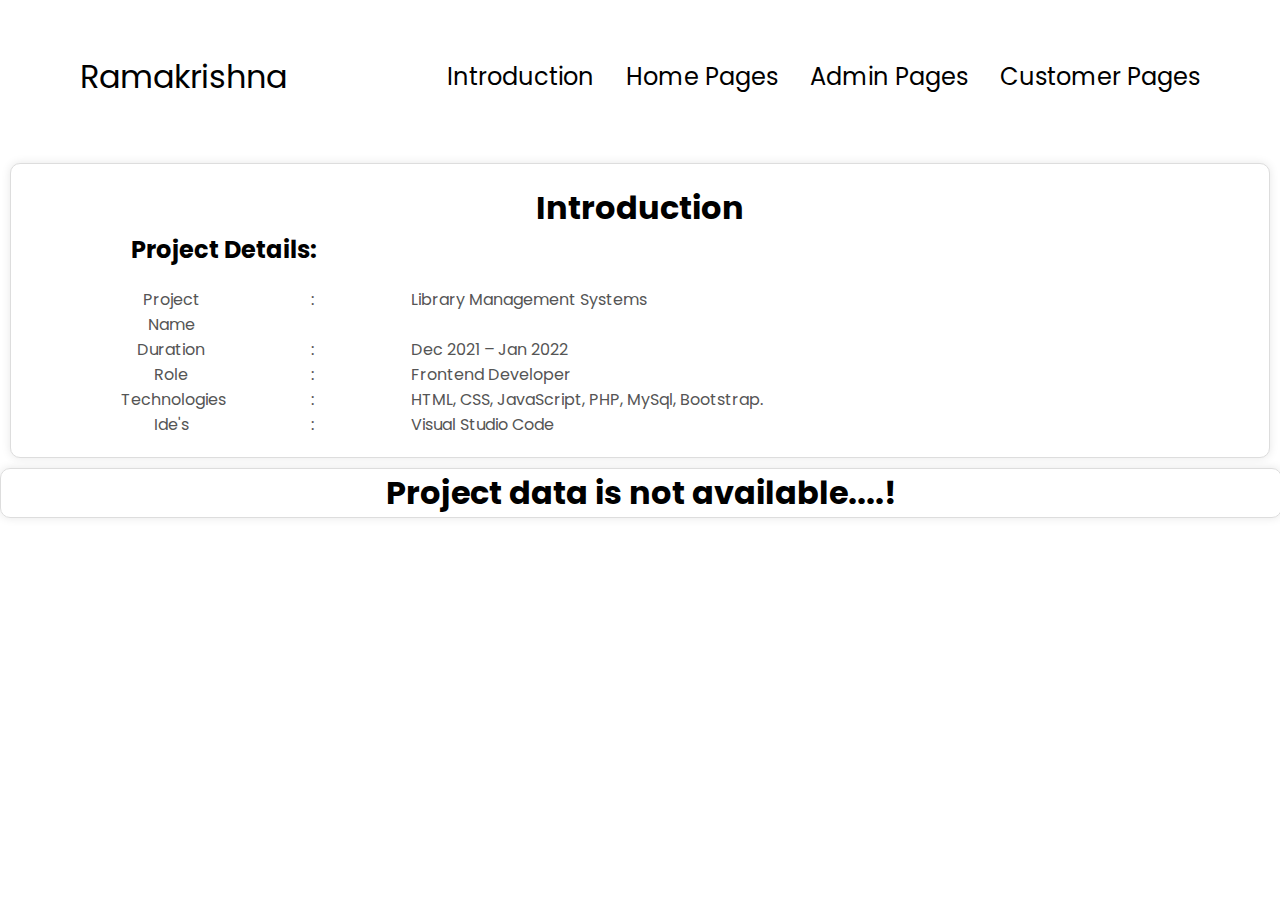
<file: LibraryLiveDemo.html>
<!DOCTYPE html>
<html lang="en">
<head>
    <meta charset="UTF-8">
    <meta name="viewport" content="width=device-width, initial-scale=1.0">
    <title>L.M.S Project Live Demo</title>
    <link rel="stylesheet" href="liveDemo.css" />
    <link rel="stylesheet" href="mecartMediaqueries.css" />
    <link rel="stylesheet" href="mediaqueries.css"/>
</head>
<body>
  <nav id="desktop-nav">
    <div class="logo">Ramakrishna</div>
    <div>
      <ul class="nav-links">
        <li><a href="#about">Introduction</a></li>
        <li><a href="#experience">Home Pages</a></li>
        <li><a href="#projects">Admin Pages</a></li>
        <li><a href="#contact">Customer Pages</a></li>
      </ul>
    </div>
  </nav>
  <nav id="hamburger-nav">
    <div class="logo">Ramakrishna</div>
    <div class="hamburger-menu">
      <div class="hamburger-icon" onclick="toggleMenu()">
        <span></span>
        <span></span>
        <span></span>
      </div>
      <div class="menu-links">
        <li><a href="#about" onclick="toggleMenu()">Introduction</a></li>
        <li><a href="#experience" onclick="toggleMenu()">Home Pages</a></li>
        <li><a href="#projects" onclick="toggleMenu()">Admin Pages</a></li>
        <li><a href="#contact" onclick="toggleMenu()">Customer Pages</a></li>
      </div>
    </div>
  </nav>
      <div id="about" class="introduction">
        <div class="introduction-1">
          <h1 > Introduction </h1>
          <h2>Project Details: </h2>
        </div>
      
        <div class="details">
          <div class="details-row">
            <p class="label">Project Name</p>
            <p class="colon">:</p>
            <p class="value">Library Management Systems</p>
          </div>
          <div class="details-row">
            <p class="label">Duration</p>
            <p class="colon">:</p>
            <p class="value">Dec 2021 – Jan 2022  </p>
          </div>
          <div class="details-row">
            <p class="label">Role</p>
            <p class="colon">:</p>
            <p class="value">Frontend Developer</p>
          </div>
          <div class="details-row">
            <p class="label">Technologies</p>
            <p class="colon">:</p>
            <p class="value">HTML, CSS, JavaScript, PHP, MySql, Bootstrap.</p>
          </div>
          <div class="details-row">
            <p class="label">Ide's</p>
            <p class="colon">:</p>
            <p class="value">Visual Studio Code</p>
          </div>
        </div>
      </div>
      <section id="experience" class="home-page-section">
        <div class="home-page">
          <h1>Project data is not available....!</h1>
        </div>
  </section>

      <script src="script.js"></script>
</body>
</html>
</file>
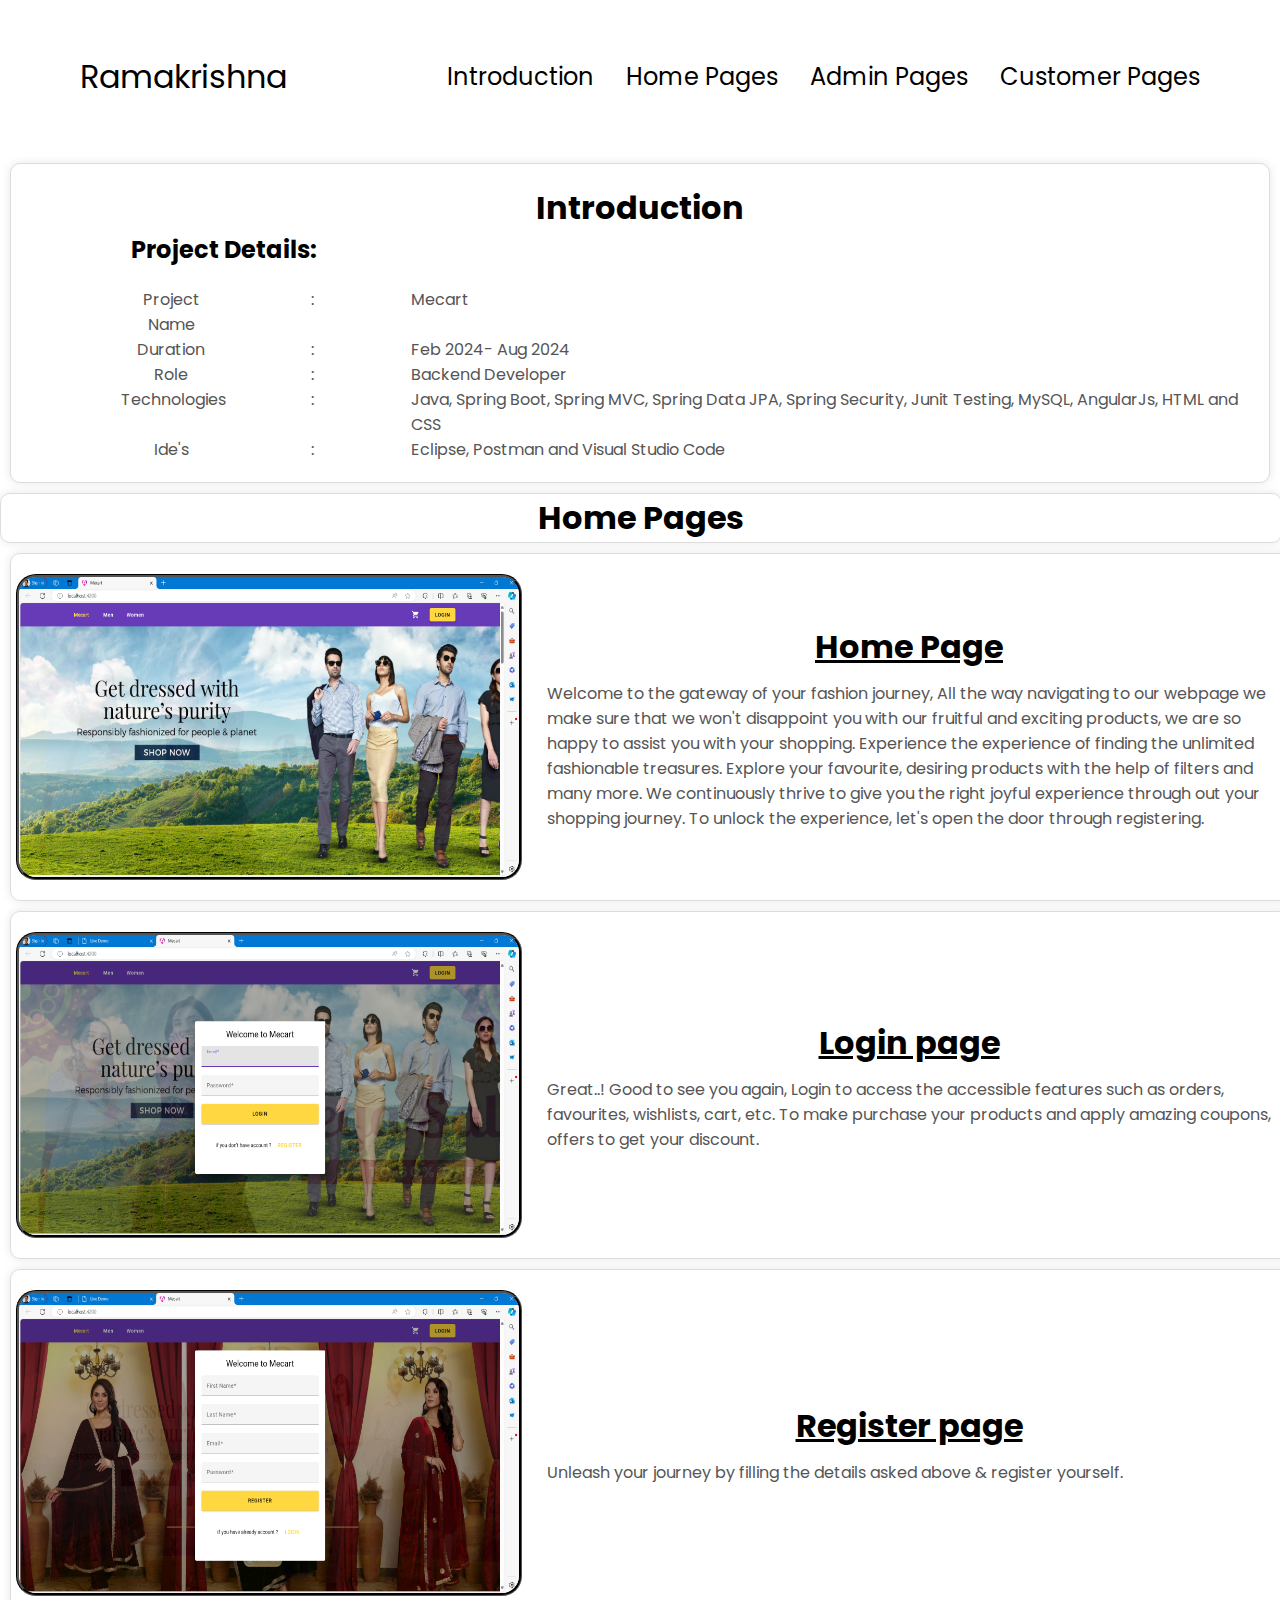
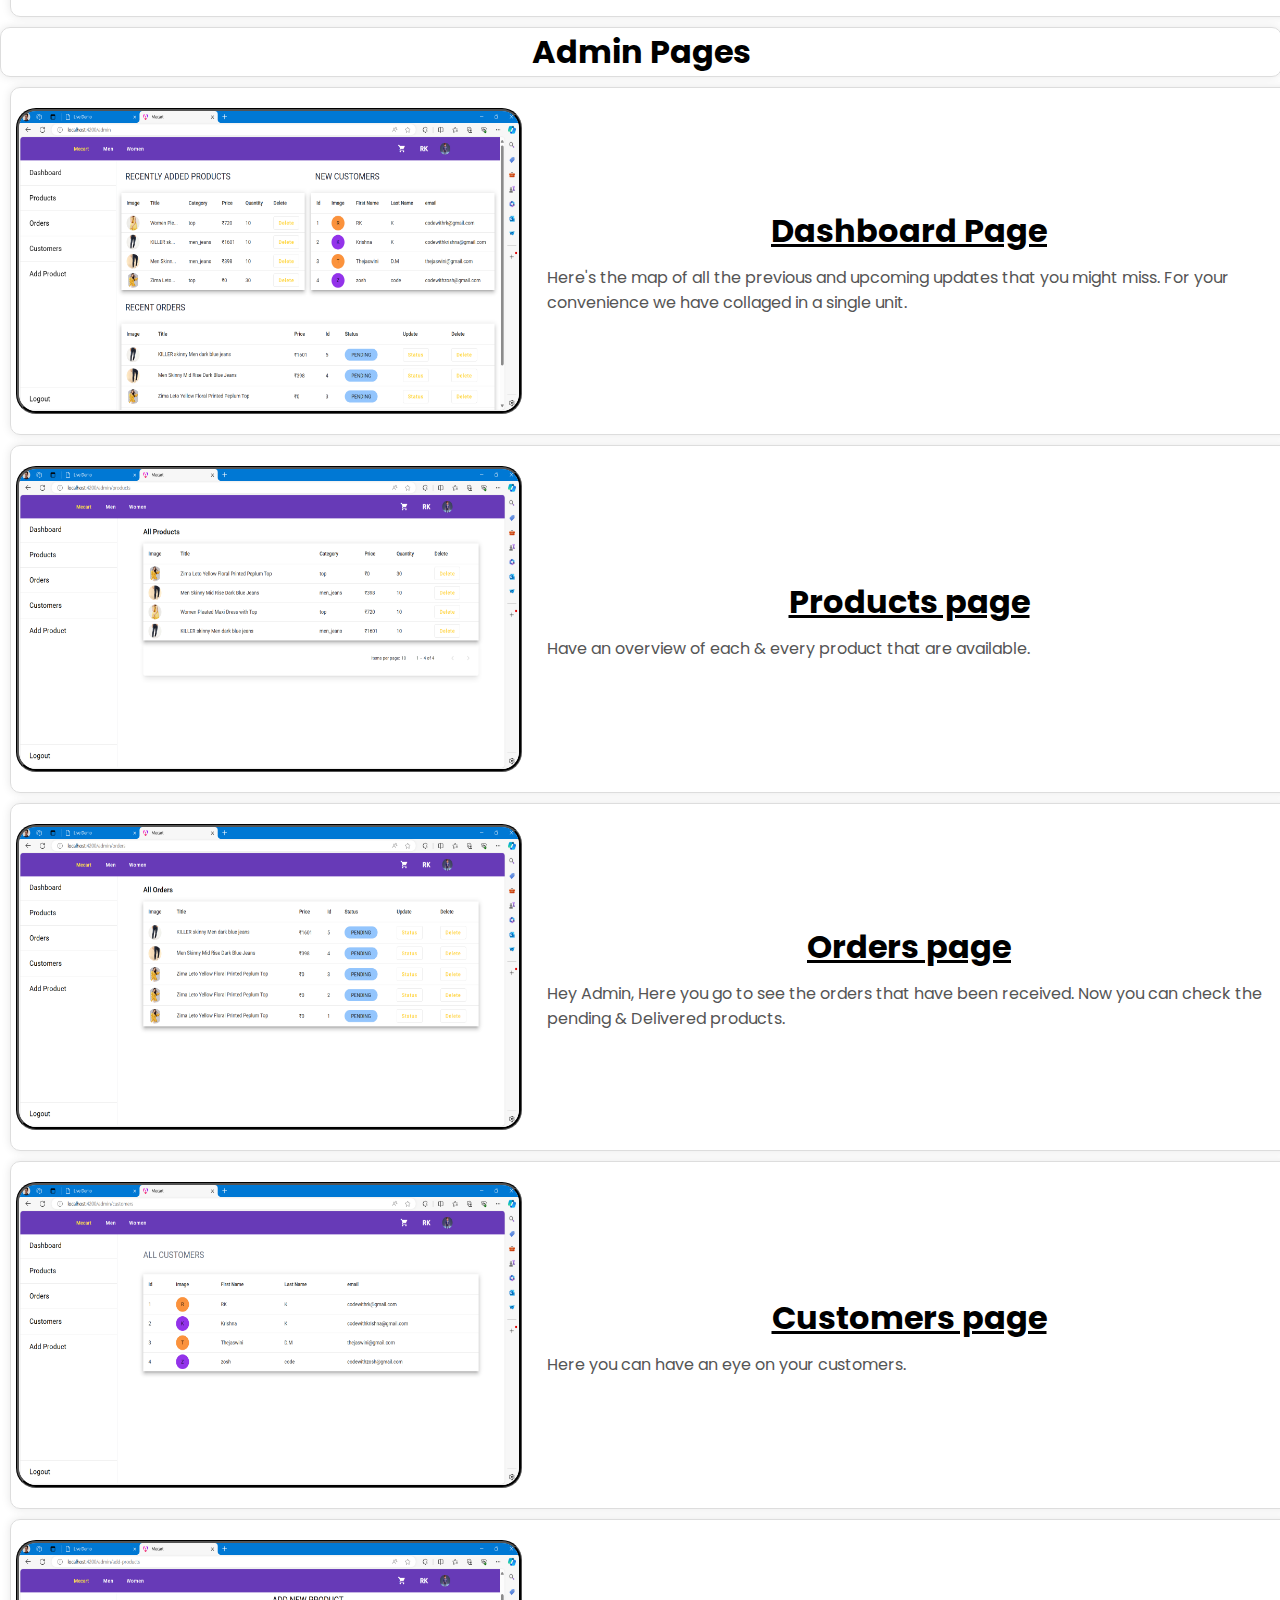
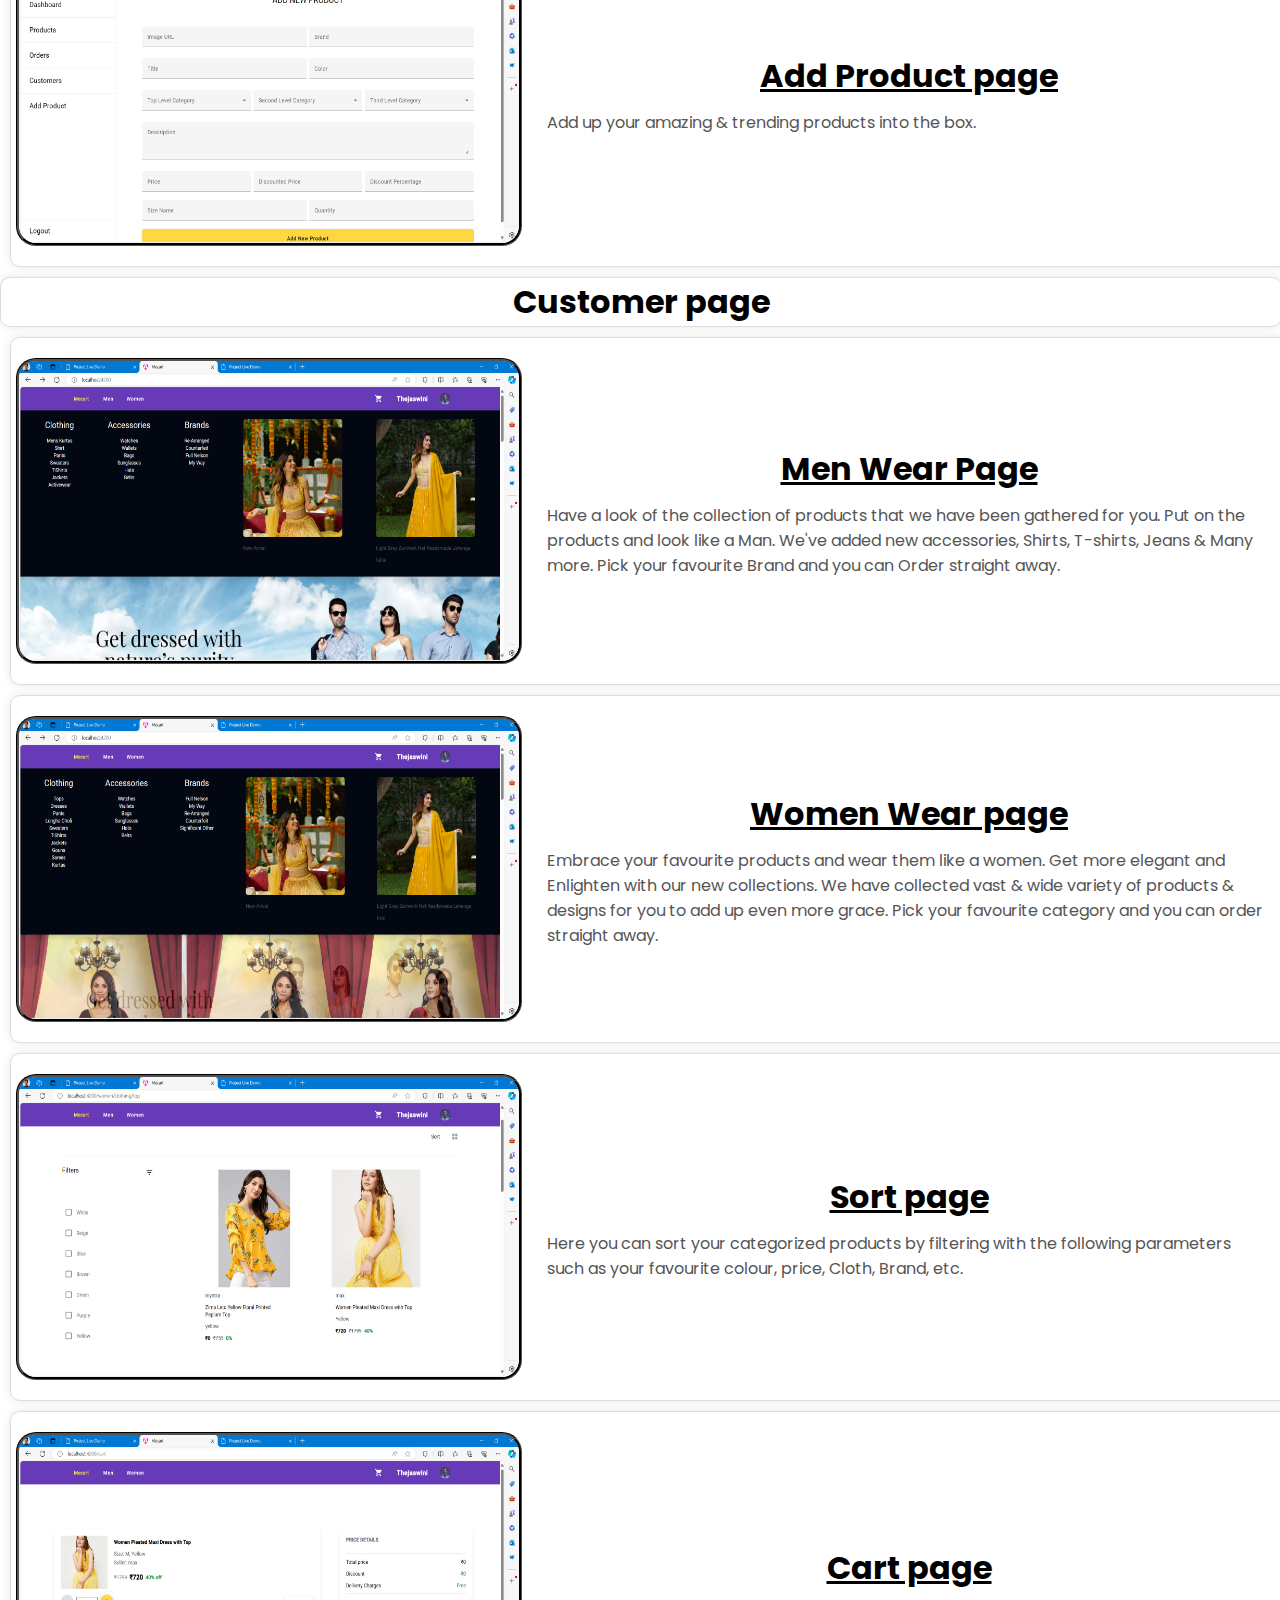
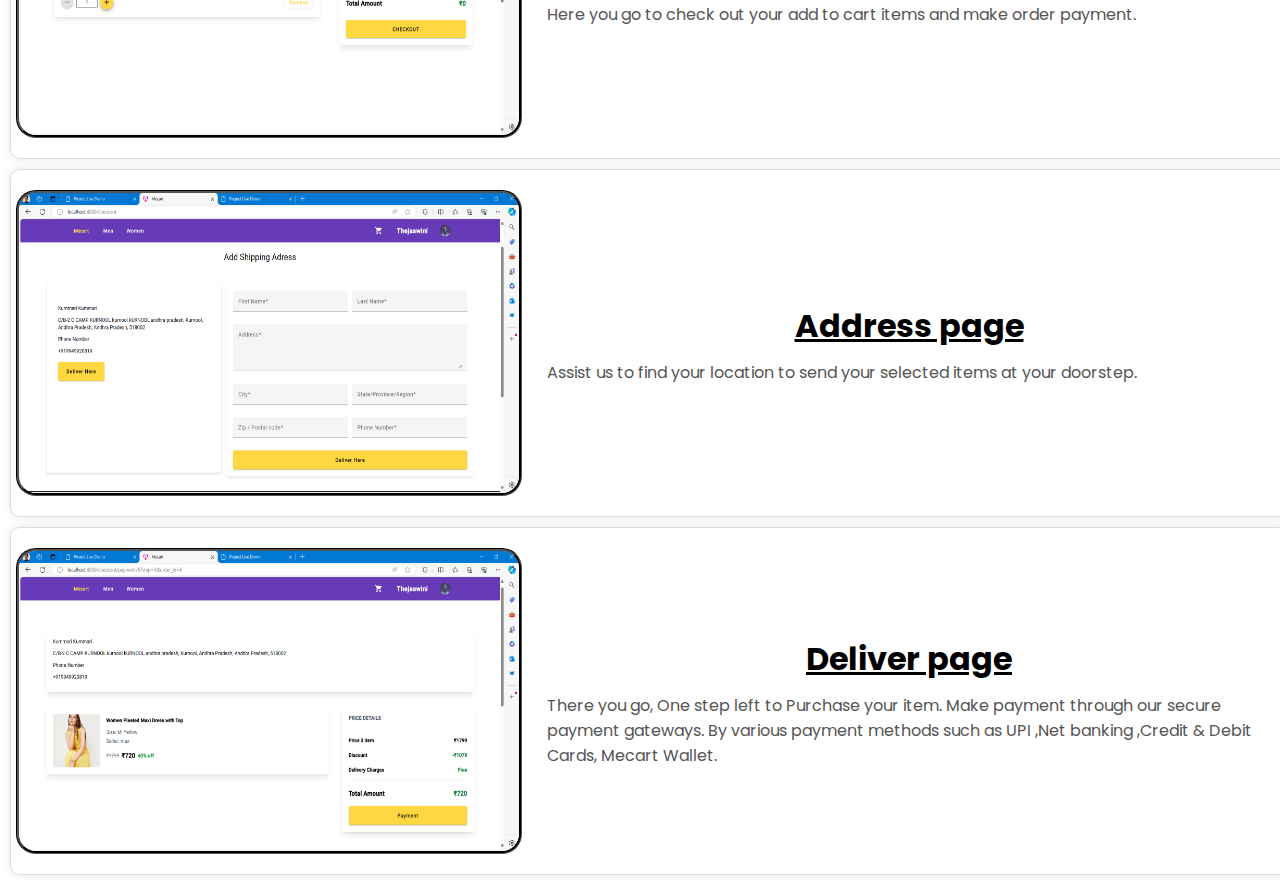
<file: MecartLiveDemo.html>
<!DOCTYPE html>
<html lang="en">
<head>
    <meta charset="UTF-8">
    <meta name="viewport" content="width=device-width, initial-scale=1.0">
    <title>Mecart Project Live Demo</title>
    <link rel="stylesheet" href="liveDemo.css" />
    <link rel="stylesheet" href="mecartMediaqueries.css" />
    <link rel="stylesheet" href="mediaqueries.css"/>
</head>
<body>
  <nav id="desktop-nav">
    <div class="logo">Ramakrishna</div>
    <div>
      <ul class="nav-links">
        <li><a href="#about">Introduction</a></li>
        <li><a href="#experience">Home Pages</a></li>
        <li><a href="#projects">Admin Pages</a></li>
        <li><a href="#contact">Customer Pages</a></li>
      </ul>
    </div>
  </nav>
  <nav id="hamburger-nav">
    <div class="logo">Ramakrishna</div>
    <div class="hamburger-menu">
      <div class="hamburger-icon" onclick="toggleMenu()">
        <span></span>
        <span></span>
        <span></span>
      </div>
      <div class="menu-links">
        <li><a href="#about" onclick="toggleMenu()">Introduction</a></li>
        <li><a href="#experience" onclick="toggleMenu()">Home Pages</a></li>
        <li><a href="#projects" onclick="toggleMenu()">Admin Pages</a></li>
        <li><a href="#contact" onclick="toggleMenu()">Customer Pages</a></li>
      </div>
    </div>
  </nav>
      <div id="about" class="introduction">
        <div class="introduction-1">
          <h1 > Introduction </h1>
          <h2>Project Details: </h2>
        </div>
      
        <div class="details">
          <div class="details-row">
            <p class="label">Project Name</p>
            <p class="colon">:</p>
            <p class="value">Mecart </p>
          </div>
          <div class="details-row">
            <p class="label">Duration</p>
            <p class="colon">:</p>
            <p class="value">Feb 2024- Aug 2024 </p>
          </div>
          <div class="details-row">
            <p class="label">Role</p>
            <p class="colon">:</p>
            <p class="value">Backend Developer</p>
          </div>
          <div class="details-row">
            <p class="label">Technologies</p>
            <p class="colon">:</p>
            <p class="value">Java, Spring Boot, Spring MVC, Spring Data JPA, Spring Security, Junit Testing, MySQL, AngularJs, HTML and CSS</p>
          </div>
          <div class="details-row">
            <p class="label">Ide's</p>
            <p class="colon">:</p>
            <p class="value">Eclipse, Postman and Visual Studio Code</p>
          </div>
        </div>
      </div>
      <section id="experience" class="home-page-section">
        <div class="home-page">
          <h1>Home Pages</h1>
        </div>
      <div class="container">
        <img src="./livedemo-mecart-pics/home-page.png" alt="Home Page" >
        <div class="info">
          <h1>Home Page</h1>
          <p>Welcome to the gateway of your fashion journey, All the way navigating to our webpage we make sure that we won't disappoint you with our fruitful and exciting products, we are so happy to assist you with your shopping.
                  Experience the experience of finding the unlimited fashionable treasures. Explore your favourite, desiring products with the help of filters and many more. We continuously thrive to give you the  right joyful experience through out your shopping journey.
                 To unlock the experience, let's open the door through registering. </p>
        </div>
      </div>

      <div class="container">
        <img src="./livedemo-mecart-pics/LoginPage.png" alt="Login Page" >
        <div class="info">
          <h1>Login page</h1>
          <p>Great..! Good to see you again, Login to access the accessible features such as orders, favourites, wishlists, cart, etc. To make purchase your 	products and apply amazing coupons, offers to get your discount.
          </p>
        </div>
      </div>
      <div class="container">
        <img src="./livedemo-mecart-pics/RegisterPage.png" alt="Register Page" >
        <div class="info">
          <h1>Register page</h1>
          <p>Unleash your journey by filling the details asked above & register yourself.</p>
        </div>
      </div>
    </section>

    <section id="projects" class="home-page-section">
      <div class="home-page">
        <h1>Admin Pages</h1>
      </div>
    <div class="container">
      <img src="./livedemo-mecart-pics/Dashboard.png" alt="Dashboard Page" >
      <div class="info">
        <h1>Dashboard Page</h1>
        <p>Here's the map of all the previous and upcoming updates that you might miss. For your convenience we have collaged in a single unit.</p>
      </div>
    </div>

    <div class="container">
      <img src="./livedemo-mecart-pics/Products.png" alt="Products Page" >
      <div class="info">
        <h1>Products page</h1>
        <p>Have an overview of each & every product that are available.</p>
      </div>
    </div>
    <div class="container">
      <img src="./livedemo-mecart-pics/Orders.png" alt="Orders Page" >
      <div class="info">
        <h1>Orders page</h1>
        <p>Hey Admin, Here you go to see the orders that have been received.
				Now you can check the pending & Delivered products.</p>
      </div>
    </div>

    <div class="container">
      <img src="./livedemo-mecart-pics/customers.png" alt="Customers Page" >
      <div class="info">
        <h1>Customers page</h1>
        <p>Here you can have an eye on your customers. </p>
        </div>
    </div>

    <div class="container">
      <img src="./livedemo-mecart-pics/Add Products.png" alt="Add Product Page" >
      <div class="info">
        <h1>Add Product page</h1>
        <p>Add up your amazing & trending products into the box.</p>
        </div>
    </div>
  </section>

  <section id="contact" class="home-page-section">
    <div class="home-page">
      <h1>Customer page</h1>
    </div>
  <div class="container">
    <img src="./livedemo-mecart-pics/Menwear.png" alt="Men Wear Page" >
    <div class="info">
      <h1>Men Wear Page</h1>
      <p>Have a look of the collection of products that we have been gathered for you.
        Put on the products and look like a Man.
        We've added new accessories, Shirts, T-shirts, Jeans & Many more.
        Pick your favourite Brand and you can Order	straight away.</p>
    </div>
  </div>

  <div class="container">
    <img src="./livedemo-mecart-pics/womenwear.png" alt="Women Wear Page" >
    <div class="info">
      <h1>Women Wear page</h1>
      <p>Embrace your favourite products and wear them like a women.
        Get more elegant and Enlighten with our new collections.
          We have collected vast & wide variety of products & designs for you to add up even more grace.
        Pick your favourite category and you can order straight away.</p>
      </div>
  </div>

  <div class="container">
    <img src="./livedemo-mecart-pics/sorting.png" alt="Sorting Page" >
    <div class="info">
      <h1>Sort page</h1>
      <p>Here you can sort your categorized products by filtering with the following parameters such 	as your favourite colour, price, Cloth, Brand, etc.</p>
    </div>
  </div>

  <div class="container">
    <img src="./livedemo-mecart-pics/Cart.png" alt="Cart Page" >
    <div class="info">
      <h1>Cart page</h1>
      <p>Here you go to check out your add to cart items and make order payment.
      </p>
      </div>
  </div>

  <div class="container">
    <img src="./livedemo-mecart-pics/Address.png" alt="Address Page" >
    <div class="info">
      <h1>Address page</h1>
      <p>Assist us to find your location to send your selected items at your doorstep.</p>
      </div>
  </div>

  <div class="container">
    <img src="./livedemo-mecart-pics/Deliver.png" alt="Deliver Page" >
    <div class="info">
      <h1>Deliver page</h1>
      <P>There you go, One step left to Purchase your item. Make payment through our secure payment gateways. By various payment methods such as UPI ,Net banking ,Credit & Debit Cards, Mecart Wallet.</P>
      </div>
  </div>
</section>
      <script src="script.js"></script>
</body>
</html>
</file>
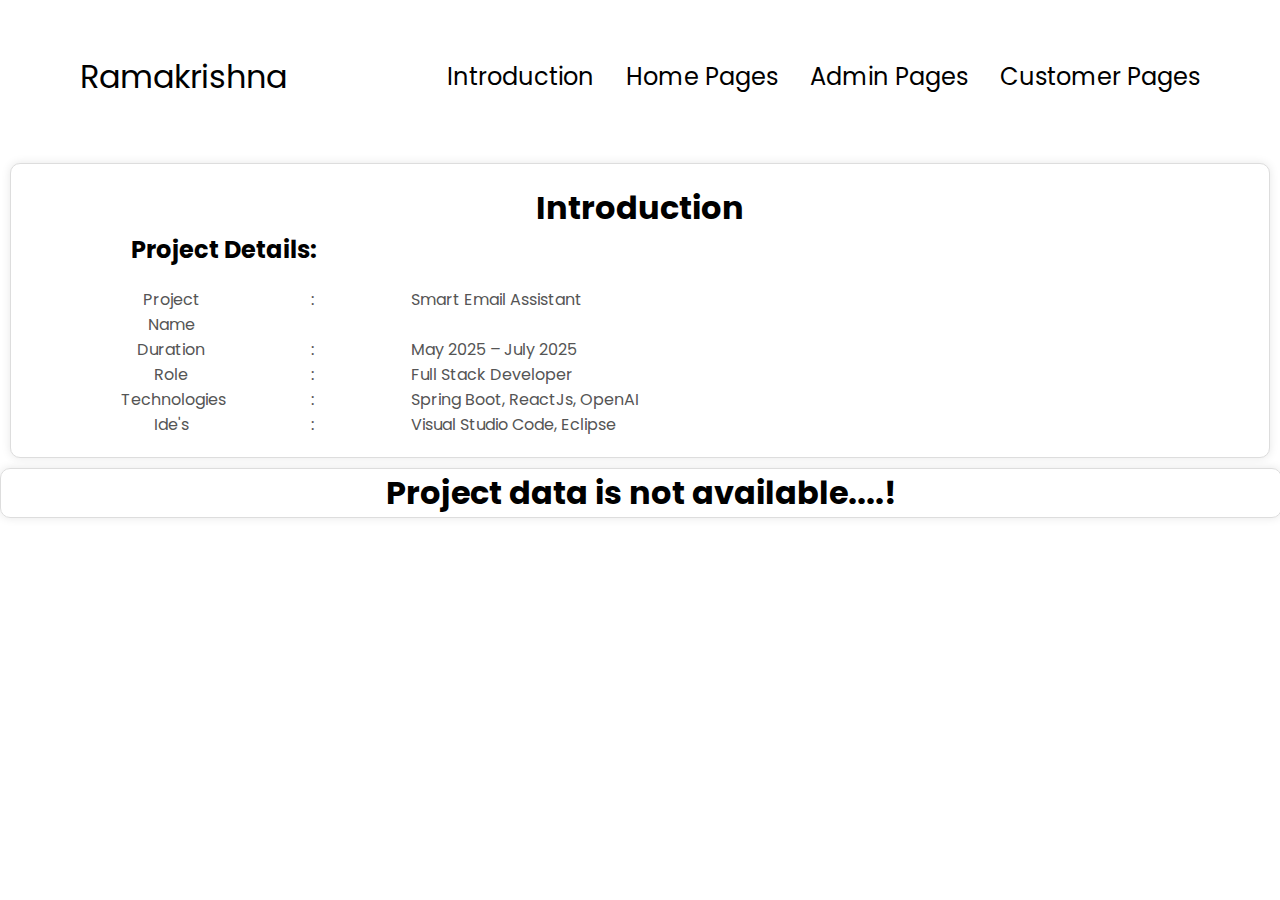
<file: SmartEmailAssistantDemo.html>
<!DOCTYPE html>
<html lang="en">
<head>
    <meta charset="UTF-8">
    <meta name="viewport" content="width=device-width, initial-scale=1.0">
    <title>L.M.S Project Live Demo</title>
    <link rel="stylesheet" href="liveDemo.css" />
    <link rel="stylesheet" href="mecartMediaqueries.css" />
    <link rel="stylesheet" href="mediaqueries.css"/>
</head>
<body>
  <nav id="desktop-nav">
    <div class="logo">Ramakrishna</div>
    <div>
      <ul class="nav-links">
        <li><a href="#about">Introduction</a></li>
        <li><a href="#experience">Home Pages</a></li>
        <li><a href="#projects">Admin Pages</a></li>
        <li><a href="#contact">Customer Pages</a></li>
      </ul>
    </div>
  </nav>
  <nav id="hamburger-nav">
    <div class="logo">Ramakrishna</div>
    <div class="hamburger-menu">
      <div class="hamburger-icon" onclick="toggleMenu()">
        <span></span>
        <span></span>
        <span></span>
      </div>
      <div class="menu-links">
        <li><a href="#about" onclick="toggleMenu()">Introduction</a></li>
        <li><a href="#experience" onclick="toggleMenu()">Home Pages</a></li>
        <li><a href="#projects" onclick="toggleMenu()">Admin Pages</a></li>
        <li><a href="#contact" onclick="toggleMenu()">Customer Pages</a></li>
      </div>
    </div>
  </nav>
      <div id="about" class="introduction">
        <div class="introduction-1">
          <h1 > Introduction </h1>
          <h2>Project Details: </h2>
        </div>
      
        <div class="details">
          <div class="details-row">
            <p class="label">Project Name</p>
            <p class="colon">:</p>
            <p class="value">Smart Email Assistant</p>
          </div>
          <div class="details-row">
            <p class="label">Duration</p>
            <p class="colon">:</p>
            <p class="value">May 2025 – July 2025  </p>
          </div>
          <div class="details-row">
            <p class="label">Role</p>
            <p class="colon">:</p>
            <p class="value">Full Stack Developer</p>
          </div>
          <div class="details-row">
            <p class="label">Technologies</p>
            <p class="colon">:</p>
            <p class="value">Spring Boot, ReactJs, OpenAI</p>
          </div>
          <div class="details-row">
            <p class="label">Ide's</p>
            <p class="colon">:</p>
            <p class="value">Visual Studio Code, Eclipse</p>
          </div>
        </div>
      </div>
      <section id="experience" class="home-page-section">
        <div class="home-page">
          <h1>Project data is not available....!</h1>
        </div>
  </section>

      <script src="script.js"></script>
</body>
</html>
</file>
<file: style.css>
/* GENERAL */

@import url("https://fonts.googleapis.com/css2?family=Poppins:wght@300;400;500;600&display=swap");

* {
  margin: 0;
  padding: 0;
}

body {
  font-family: "Poppins", sans-serif;
}

html {
  scroll-behavior: smooth;
}

p {
  color: rgb(85, 85, 85);
}

/* TRANSITION */

a,
.btn {
  transition: all 300ms ease;
}

/* DESKTOP NAV */

nav,
.nav-links {
  display: flex;
}

nav {
  justify-content: space-around;
  align-items: center;
  height: 17vh;
}

.nav-links {
  gap: 2rem;
  list-style: none;
  font-size: 1.5rem;
}

a {
  color: black;
  text-decoration: none;
  text-decoration-color: white;
}

a:hover {
  color: grey;
  text-decoration: underline;
  text-underline-offset: 1rem;
  text-decoration-color: rgb(181, 181, 181);
}

.logo {
  font-size: 2rem;
}

.logo:hover {
  cursor: default;
}

/* HAMBURGER MENU */

#hamburger-nav {
  display: none;
}

.hamburger-menu {
  position: relative;
  display: inline-block;
}

.hamburger-icon {
  display: flex;
  flex-direction: column;
  justify-content: space-between;
  height: 24px;
  width: 30px;
  cursor: pointer;
}

.hamburger-icon span {
  width: 100%;
  height: 2px;
  background-color: black;
  transition: all 0.3 ease-in-out;
}

.menu-links {
  position: absolute;
  top: 100%;
  right: 0;
  background-color: white;
  width: fit-content;
  max-height: 0;
  overflow: hidden;
  transition: all 0.3 ease-in-out;
}

.menu-links a {
  display: block;
  padding: 10px;
  text-align: center;
  font-size: 1.5rem;
  color: black;
  text-decoration: none;
  transition: all 0.3 ease-in-out;
}

.menu-links li {
  list-style: none;
}

.menu-links.open {
  max-height: 300px;
}

.hamburger-icon.open span:first-child {
  transform: rotate(45deg) translate(10px, 5px);
}

.hamburger-icon.open span:nth-child(2) {
  opacity: 0;
}

.hamburger-icon.open span:last-child {
  transform: rotate(-45deg) translate(10px, -5px);
}

.hamburger-icon span:first-child {
  transform: none;
}

.hamburger-icon span:first-child {
  opacity: 1;
}

.hamburger-icon span:first-child {
  transform: none;
}

/* SECTIONS */

section {
  padding-top: 4vh;
  height: 96vh;
  margin: 0 10rem;
  box-sizing: border-box;
  min-height: fit-content;
}

.section-container {
  display: flex;
}

/* PROFILE SECTION */

#profile {
  display: flex;
  justify-content: center;
  gap: 5rem;
  height: 80vh;
}

.section__pic-container {
  display: flex;
  height: 400px;
  width: 400px;
  margin: auto 0;
  border-radius: 10px;
}
.main-image {
  border-radius: 40px;
  border-color: black;
  border-style:  groove;
}

.section__text {
  align-self: center;
  text-align: center;
}

.section__text p {
  font-weight: 600;
}

.section__text__p1 {
  text-align: center;
}

.section__text__p2 {
  font-size: 1.75rem;
  margin-bottom: 1rem;
}

.title {
  font-size: 3rem;
  text-align: center;
}

#socials-container {
  display: flex;
  justify-content: center;
  margin-top: 1rem;
  gap: 1rem;
}

/* ICONS */

.icon {
  cursor: pointer;
  height: 2rem;
}

/* BUTTONS */

.btn-container {
  display: flex;
  justify-content: center;
  gap: 1rem;
}

.btn {
  font-weight: 600;
  transition: all 300ms ease;
  padding: 1rem;
  width: 8rem;
  border-radius: 2rem;
}

.btn-color-1,
.btn-color-2 {
  border: rgb(53, 53, 53) 0.1rem solid;
}

.btn-color-1:hover,
.btn-color-2:hover {
  cursor: pointer;
}

.btn-color-1,
.btn-color-2:hover {
  background: rgb(53, 53, 53);
  color: white;
}


.btn-color-1:hover {
  background: white;
  color: black;
 
}

.btn-color-2 {
  background: none;
}

.btn-color-2:hover {
  border: rgb(255, 255, 255) 0.1rem solid;
}

.btn-container {
  gap: 1rem;
}

/* ABOUT SECTION */

#about {
  position: relative;
}

.about-containers {
  gap: 2rem;
  margin-bottom: 2rem;
  margin-top: 2rem;
}

.about-details-container {
  justify-content: center;
  flex-direction: column;
}

.about-containers,
.about-details-container {
  display: flex;
}

.about-pic {
  border-radius: 2rem;
}

.arrow {
  position: absolute;
  right: -5rem;
  bottom: 2.5rem;
}

.details-container {
  padding: 1.5rem;
  flex: 1;
  background: white;
  border-radius: 2rem;
  border: rgb(53, 53, 53) 0.1rem solid;
  border-color: rgb(163, 163, 163);
  text-align: center;
}

.section-container {
  gap: 4rem;
  height: 80%;
}

.section__pic-container {
  height: 400px;
  width: 400px;
  margin: auto 0;
}

/* EXPERIENCE SECTION */

#experience {
  position: relative;
}

.experience-sub-title {
  color: rgb(85, 85, 85);
  font-weight: 600;
  font-size: 1.75rem;
  margin-bottom: 2rem;
}

.experience-details-container {
  display: flex;
  justify-content: center;
  flex-direction: column;
}

.article-container {
  display: flex;
  text-align: initial;
  flex-wrap: wrap;
  flex-direction: row;
  gap: 2.5rem;
  justify-content: space-around;
}

article {
  display: flex;
  width: 10rem;
  justify-content: space-around;
  gap: 0.5rem;
}

article .icon {
  cursor: default;
}

/* PROJECTS SECTION */

#projects {
  position: relative;
}

.color-container {
  border-color: rgb(163, 163, 163);
  background: rgb(250, 250, 250);
}

.project-img {
  border-radius: 2rem;
  width: 90%;
  height: 150px;
}

.project-title {
  margin: 1rem;
  color: black;
}

.project-btn {
  color: black;
  border-color: rgb(163, 163, 163);
}

/* CONTACT */

#contact {
  display: flex;
  justify-content: center;
  flex-direction: column;
  height: 70vh;
}

.contact-info-upper-container {
  display: flex;
  justify-content: center;
  border-radius: 2rem;
  border: rgb(53, 53, 53) 0.1rem solid;
  border-color: rgb(163, 163, 163);
  background: (250, 250, 250);
  margin: 2rem auto;
  padding: 0.5rem;
}

.contact-info-container {
  display: flex;
  align-items: center;
  justify-content: center;
  gap: 0.5rem;
  margin: 1rem;
}

.contact-info-container p {
  font-size: larger;
}

.contact-icon {
  cursor: default;
}

.email-icon {
  height: 2.5rem;
}

/* FOOTER SECTION */

footer {
  height: 26vh;
  margin: 0 1rem;
}

footer p {
  text-align: center;
}


/* Blogs */

.blog-title {
  margin-top: 0;
  text-align: center;
  font-size: 30px;
  font-weight: bold;
  /* margin-bottom: 50px; */
  margin-bottom: 0;
}

.main-blog {
  /* margin-top: 50px; */
  display: flex;
  justify-content: space-evenly;
  align-items: center;
  /* margin-bottom: 50px; */
  flex-wrap: wrap;
}
.blogs {
  display: flex;
  justify-content: space-evenly;
  align-items: center;
  flex-wrap: wrap;
}

.blog {
  width: 300px;
  height: 300px;
  overflow: hidden;
  position: relative;
  border-radius: 10px;
  gap: inherit;
  margin: 1rem;
  font-family: Poppins;
}
.blog img {
  width: 100%;
  height: 100%;
  border-radius: 10px;
  /* border-style: groove;
  border-color: rgb(163, 163, 163); */
  
}
.blog:hover {
  cursor: pointer;
  /* border-style: groove;
  border-color: rgb(163, 163, 163); */
  box-shadow: 0 0 10px rgba(0, 0, 0, 0.2);
}

.content {
  position: absolute;
  z-index: 10;
  bottom: -100%;
  background-color: #fff;
  transition: 0.3s;
  height: 100px;
  /* padding: 2px 5px 0 5px; */
  border-top-left-radius: 10px;
  border-top-right-radius: 10px;
  width: 100%;

}

.blog:hover .content {
  bottom: 0;
  /* border-style: groove;
  border-color: rgb(163, 163, 163); */
  
}

.blog .content p {
  color: #000;
  width: 100%;
  
}
.blog:hover img {
  transition: 0.3s;
  transform: scale(1.5);
  filter: (2px);
}

.blog .content h1 {
  text-align: center;
  font-size: 20px;
  font-weight: 700;
}

.blog .content h2 {
  text-align: center;
  font-size: 15px;
  
}

.blog .content p {
  text-align: center;
  font-size: 12px;
  font-weight: 700;
  margin-bottom: 0;
}


/* contact me */

/* .contact-me img {
  width: 300px;
  height: 350px;
  align-items: center;
  margin-left: 430px;
} */

.contact-me {
  text-align: center;
  margin: 20px 0;
}

.contact-me img {
  width: 70%;
  max-width: 200px;
  height: 300px;
}
</file>
<file: mediaqueries.css>
@media screen and (max-width: 1400px) {
  #profile {
    height: 83vh;
    margin-bottom: 6rem;
  }
  .about-containers {
    flex-wrap: wrap;
  }
  #contact,
  #projects {
    height: fit-content;
  }
}

@media screen and (max-width: 1200px) {
  #desktop-nav {
    display: none;
  }
  #hamburger-nav {
    display: flex;
  }
  #experience,
  .experience-details-container {
    margin-top: 2rem;
  }
  #profile,
  .section-container {
    display: block;
  }
  .arrow {
    display: none;
  }
  section,
  .section-container {
    height: fit-content;
  }
  section {
    margin: 0 5%;
  }
  .section__pic-container {
    width: 275px;
    height: 275px;
    margin: 0 auto 2rem;
  }
  .about-containers {
    margin-top: 0;
  }
}

@media screen and (max-width: 600px) {
  #contact,
  footer {
    height: 80vh;
  }
  #profile {
    height: 83vh;
    margin-bottom: 0;
  }

  #contact-me {
    margin-left: 0px;

  }

  article {
    font-size: 1rem;
  }
  footer nav {
    height: fit-content;
    margin-bottom: 2rem;
  }
  .about-containers,
  .contact-info-upper-container,
  .btn-container {
    flex-wrap: wrap;
  }
  .contact-info-container {
    margin: 0;
  }
  .contact-info-container p,
  .nav-links li a {
    font-size: 1rem;
  }
  .experience-sub-title {
    font-size: 1.25rem;
  }
  .logo {
    font-size: 1.5rem;
  }
  .nav-links {
    flex-direction: column;
    gap: 0.5rem;
    text-align: center;
  }
  .section__pic-container {
    width: auto;
    height: 46vw;
    justify-content: center;
  }
  .section__text__p2 {
    font-size: 1.25rem;
  }
  .title {
    font-size: 2rem;
  }
  .text-container {
    text-align: justify;
  }
}

/* blogs */

@media (min-width: 1024px) and (max-width: 1440px) {
  .main-blog {
    padding: 40px;
  }

  .blogs {
    justify-content: space-around;
  }

  .blog {
    width: 48%; /* Two blogs side by side */
  }

  .blog img {
    height: 200px;
    object-fit: cover;
  }

  .blog .content {
    padding: 15px;
  }

  .blog h1 {
    font-size: 1.8rem;
  }

  .blog h2 {
    font-size: 1.5rem;
  }

  .blog p {
    font-size: 1.1rem;
  }
}
</file>
<file: liveDemo.css>
/* #Home Page */
.home-page {
  text-align: center;
  /* display: flex; */
  border: 1px solid #ddd;
  overflow: hidden;
  width:100%;
  box-shadow: 0 0 10px rgb(0, 0, 0, 0.1);
  border-radius: 10px;

}

.container {
  display: flex;
  margin: 10px;
  border: 1px solid #ddd;
  overflow: hidden;
  width:100%;
  box-shadow: 0 0 10px rgb(0, 0, 0, 0.1);
  border-radius: 10px;
  align-items: center;
}

.container img {
  width: 500px;
  height: 300px;
  border-radius: 20px;
  border-color: black;
  border-style: groove;
  margin: 20px 5px;

  max-width: 91%;

  align-self: center;

  /* width: 50%;
    max-width: 400px;
    height: auto;
    margin-right: 20px;
    align-self: center; */
}
.info {
  padding: 20px;
  /* text-align: center; */
  flex: 1;
  /* max-width: 600px; */
}

.info h1 {
  margin: 0 0 10px;
  text-align: center;
  text-decoration: underline;
}

.info p {
  margin: 0;
}


  
  
@media (max-width: 1200px) {

  .container img {
    width: 100%;
  }


  .info h1 {
    font-size: 24px;
  }

  .info p {
    font-size: 16px;
  }
}

/* For screens up to 1000px wide */
@media (max-width: 1000px) {
 

  .info h1 {
    font-size: 22px;
  }

  .info p {
    font-size: 14px;
  }

  .container {
    flex-direction: column;
  }

  .container img {
    width: 100%;
    margin-right: 0;
    margin-bottom: 10px;
  }

  .info {
    max-width: 100%;
  }
}

/* For screens up to 786px wide */
@media (max-width: 786px) {

  .container img {
    width: 100%;
    margin-right: 0;
    margin-bottom: 10px;
  }

  .info h1 {
    font-size: 20px;
  }

  .info p {
    font-size: 12px;
  }
}

/* For screens up to 500px wide */
@media (max-width: 500px) {
  /* .logo {
    font-size: 18px;
  }

  .nav-links a {
    font-size: 12px;
  } */

  .info h1 {
    font-size: 18px;
  }

  .info p {
    font-size: 10px;
  }

  .container img {
    width: 100%;
  }

  .info {
    max-width: 100%;
  }
}




@media screen and (max-width: 1400px) {
  #admin-page,
  #customer-page {
    height: fit-content;
  }
}

@media screen and (max-width: 1200px) {
  #desktop-nav {
    display: none;
  }
  #hamburger-nav {
    display: flex;
  }
  #home-page,
  .experience-details-container {
    margin-top: 2rem;
  }
  
}

@media screen and (max-width: 600px) {
  #contact,
  footer {
    height: 40vh;
  }
  #profile {
    height: 83vh;
    margin-bottom: 0;
  }
  article {
    font-size: 1rem;
  }
  footer nav {
    height: fit-content;
    margin-bottom: 2rem;
  }
  .about-containers,
  .contact-info-upper-container,
  .btn-container {
    flex-wrap: wrap;
  }
  .contact-info-container {
    margin: 0;
  }
  .contact-info-container p,
  .nav-links li a {
    font-size: 1rem;
  }
  .experience-sub-title {
    font-size: 1.25rem;
  }
  .logo {
    font-size: 1.5rem;
  }
  .nav-links {
    flex-direction: column;
    gap: 0.5rem;
    text-align: center;
  }
  .section__pic-container {
    width: auto;
    height: 46vw;
    justify-content: center;
  }
  .section__text__p2 {
    font-size: 1.25rem;
  }
  .title {
    font-size: 2rem;
  }
  .text-container {
    text-align: justify;
  }
}
</file>
<file: mecartMediaqueries.css>
@import url("https://fonts.googleapis.com/css2?family=Poppins:wght@300;400;500;600&display=swap");

* {
  margin: 0;
  padding: 0;
}

body {
  font-family: "Poppins", sans-serif;
}

html {
  scroll-behavior: smooth;
}

p {
  color: rgb(85, 85, 85);
}

/* TRANSITION */

a,
.btn {
  transition: all 300ms ease;
}

/* DESKTOP NAV */

nav,
.nav-links {
  display: flex;
}

nav {
  justify-content: space-around;
  align-items: center;
  height: 17vh;
}

.nav-links {
  gap: 2rem;
  list-style: none;
  font-size: 1.5rem;
}

a {
  color: black;
  text-decoration: none;
  text-decoration-color: white;
}

a:hover {
  color: grey;
  text-decoration: underline;
  text-underline-offset: 1rem;
  text-decoration-color: rgb(181, 181, 181);
}

.logo {
  font-size: 2rem;
}

.logo:hover {
  cursor: default;
}

/* HAMBURGER MENU */

#hamburger-nav {
  display: none;
}

.hamburger-menu {
  position: relative;
  display: inline-block;
}

.hamburger-icon {
  display: flex;
  flex-direction: column;
  justify-content: space-between;
  height: 24px;
  width: 30px;
  cursor: pointer;
}

.hamburger-icon span {
  width: 100%;
  height: 2px;
  background-color: black;
  transition: all 0.3 ease-in-out;
}

.menu-links {
  position: absolute;
  top: 100%;
  right: 0;
  background-color: white;
  width: fit-content;
  max-height: 0;
  overflow: hidden;
  transition: all 0.3 ease-in-out;
}

.menu-links a {
  display: block;
  padding: 10px;
  text-align: center;
  font-size: 1.5rem;
  color: black;
  text-decoration: none;
  transition: all 0.3 ease-in-out;
}

.menu-links li {
  list-style: none;
}

.menu-links.open {
  max-height: 300px;
}

.hamburger-icon.open span:first-child {
  transform: rotate(45deg) translate(10px, 5px);
}

.hamburger-icon.open span:nth-child(2) {
  opacity: 0;
}

.hamburger-icon.open span:last-child {
  transform: rotate(-45deg) translate(10px, -5px);
}

.hamburger-icon span:first-child {
  transform: none;
}

.hamburger-icon span:first-child {
  opacity: 1;
}

.hamburger-icon span:first-child {
  transform: none;
}


@media screen and (max-width: 1400px) {
  #profile {
    height: 83vh;
    margin-bottom: 6rem;
  }
  .about-containers {
    flex-wrap: wrap;
  }
  #contact,
  #projects {
    height: fit-content;
  }
}

@media screen and (max-width: 1200px) {
  #desktop-nav {
    display: none;
  }
  #hamburger-nav {
    display: flex;
  }
  #experience,
  .experience-details-container {
    margin-top: 2rem;
  }
  #profile,
  .section-container {
    display: block;
  }
  .arrow {
    display: none;
  }
  section,
  .section-container {
    height: fit-content;
  }
  section {
    margin: 0 5%;
  }
  .section__pic-container {
    width: 275px;
    height: 275px;
    margin: 0 auto 2rem;
  }
  .about-containers {
    margin-top: 0;
  }
}

@media screen and (max-width: 600px) {
  #contact,
  footer {
    height: 40vh;
  }
  #profile {
    height: 83vh;
    margin-bottom: 0;
  }
  article {
    font-size: 1rem;
  }
  footer nav {
    height: fit-content;
    margin-bottom: 2rem;
  }
  .about-containers,
  .contact-info-upper-container,
  .btn-container {
    flex-wrap: wrap;
  }
  .contact-info-container {
    margin: 0;
  }
  .contact-info-container p,
  .nav-links li a {
    font-size: 1rem;
  }
  .experience-sub-title {
    font-size: 1.25rem;
  }
  .logo {
    font-size: 1.5rem;
  }
  .nav-links {
    flex-direction: column;
    gap: 0.5rem;
    text-align: center;
  }
  .section__pic-container {
    width: auto;
    height: 46vw;
    justify-content: center;
  }
  .section__text__p2 {
    font-size: 1.25rem;
  }
  .title {
    font-size: 2rem;
  }
  .text-container {
    text-align: justify;
  }
}



/* Introduction */

@media (max-width: 1200px) {
  .introduction {
      padding: 15px;
  }

  .details-row {
      /* flex-direction: column;
      align-items: flex-start; */

      /* flex-direction: column; */
      display: flex;
  }

  .label{
    
  }
  .label, .colon, .value {
      /* padding: 0;
      display: flex; */
  }
}

/* For screens up to 1000px wide */
@media (max-width: 1000px) {
  .introduction {
      padding: 10px;
  }

  .introduction-1 h1 {
      font-size: 28px;
  }

  .introduction-1 h2 {
      font-size: 20px;
  }

  .details-row {
      margin-bottom: 8px;
  }

  .label, .colon, .value {
      padding: 5px 0;
  }
}

/* For screens up to 786px wide */
@media (max-width: 786px) {
  .introduction {
      padding: 10px;
  }

  .introduction-1 h1 {
      font-size: 24px;
  }

  .introduction-1 h2 {
      font-size: 18px;
  }

  .details-row {
      /* flex-direction: column;
      align-items: flex-start; */
  }

  .label, .colon, .value {
      padding: 5px 0;
  }
}

/* For screens up to 500px wide */
@media (max-width: 500px) {
  .introduction {
      padding: 5px;
  }

  .introduction-1 h1 {
      font-size: 20px;
  }

  .introduction-1 h2 {
      font-size: 16px;
  }

  .introduction p{
    font-size: 14px;
    margin: 0;
  }

  .details-row {
      /* flex-direction: column;
      align-items: flex-start; */
  }

  .label, .colon, .value {
      /* padding: 5px 0; */
  }
}

/* For screens up to 375px wide */
@media (max-width: 375px) {
  .introduction {
      padding: 5px;
  }

  .introduction-1 h1 {
      font-size: 18px;
  }

  .introduction-1 h2 {
      font-size: 14px;
  }

  .introduction p{
    font-size: 5px;
    margin: 0;
  }
}

.introduction {
  padding: 20px;
  margin: 10px 10px;
  background-color: white;
  border: 1px solid #ddd;
  overflow: hidden;
  border-radius: 10px;
  box-shadow: 0 0 10px rgba(0,0,0,0.1);
}

.introduction-1 h1 {
  margin: 0;
  text-align: center;
  padding: 0;
}

.introduction-1 h2 {
  margin: 0 100px; 
}

.details {
  margin-top: 20px;
  gap: 10px;
}

.details-row {
  display: flex;
  
}

.label, .colon, .value {
  margin: 0;
  padding: 0 ;
}


.label {
  width: 100px;
  text-align: center;
  margin: 0  90px  ; 
}

.colon {
  width: 100px;
  /* text-align: left; */
}

.value {
  flex: 1;
  /* text-align: left; */
}
</file>
